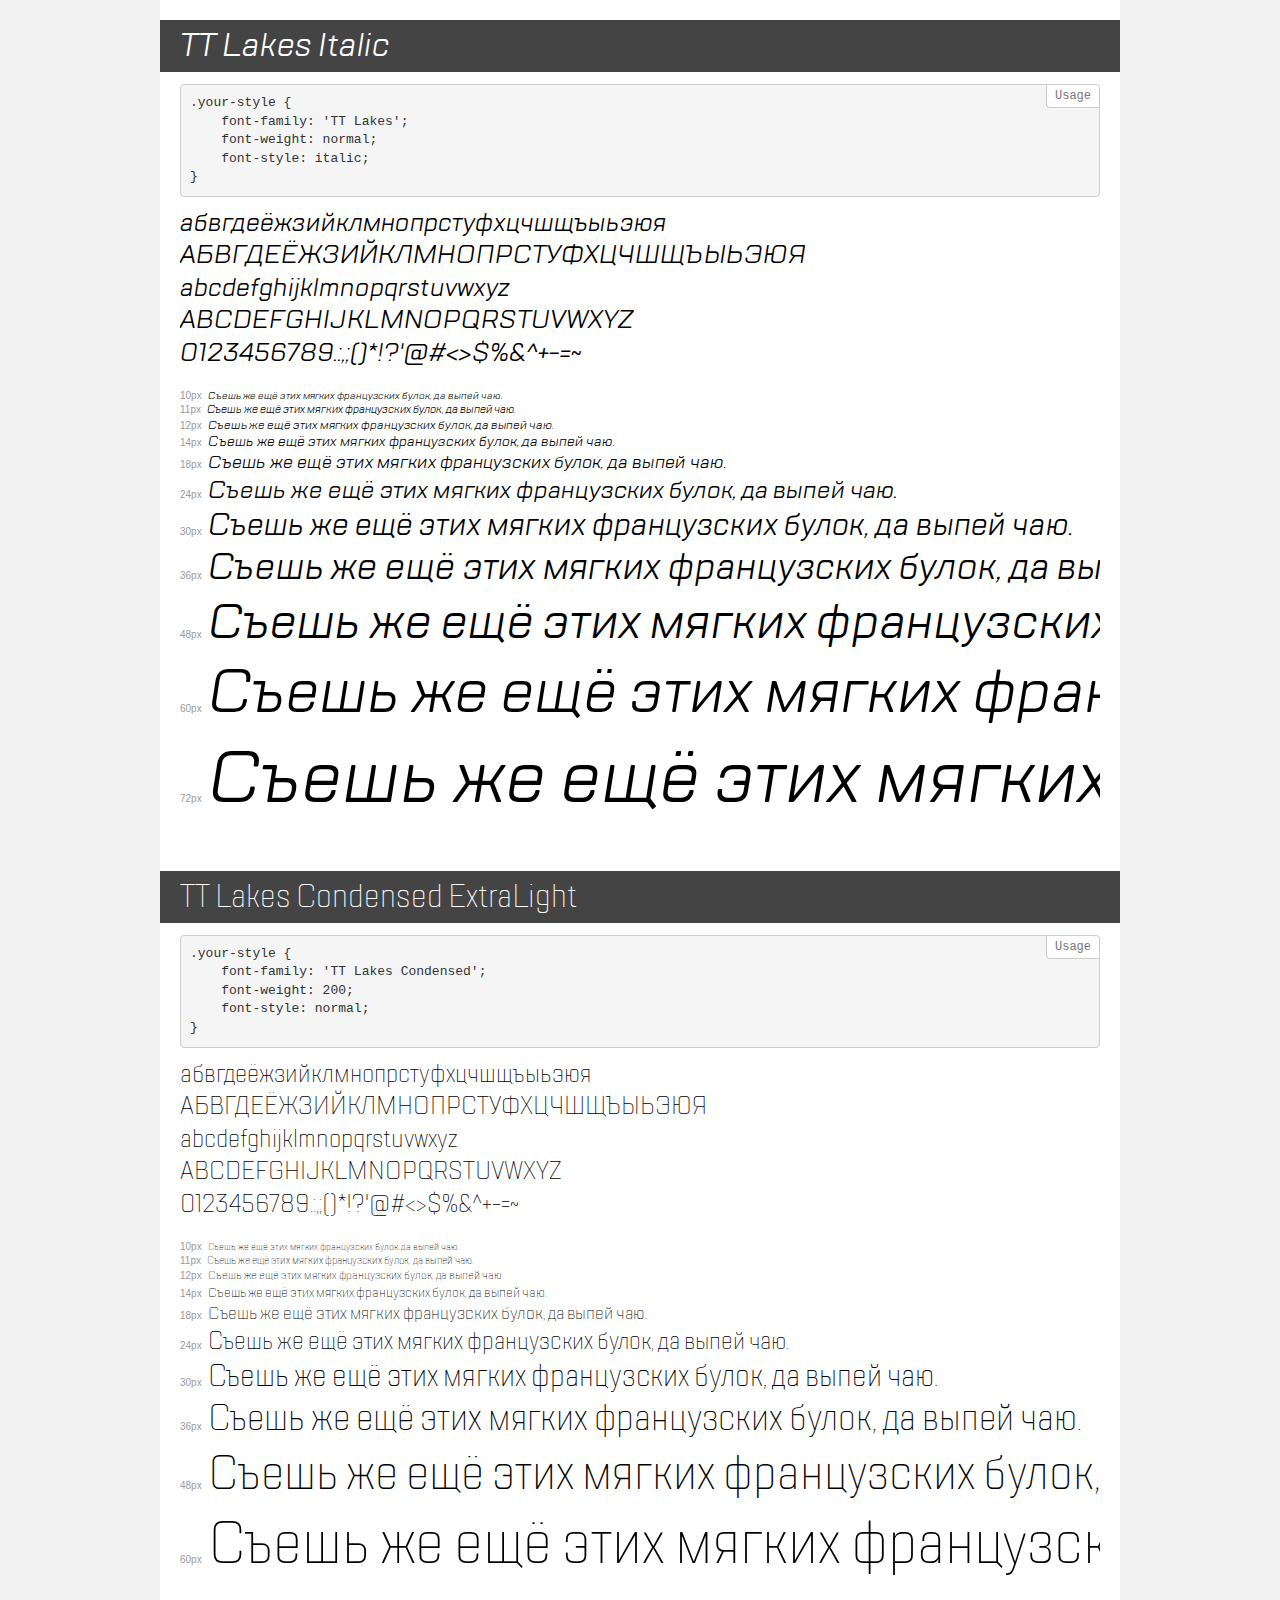
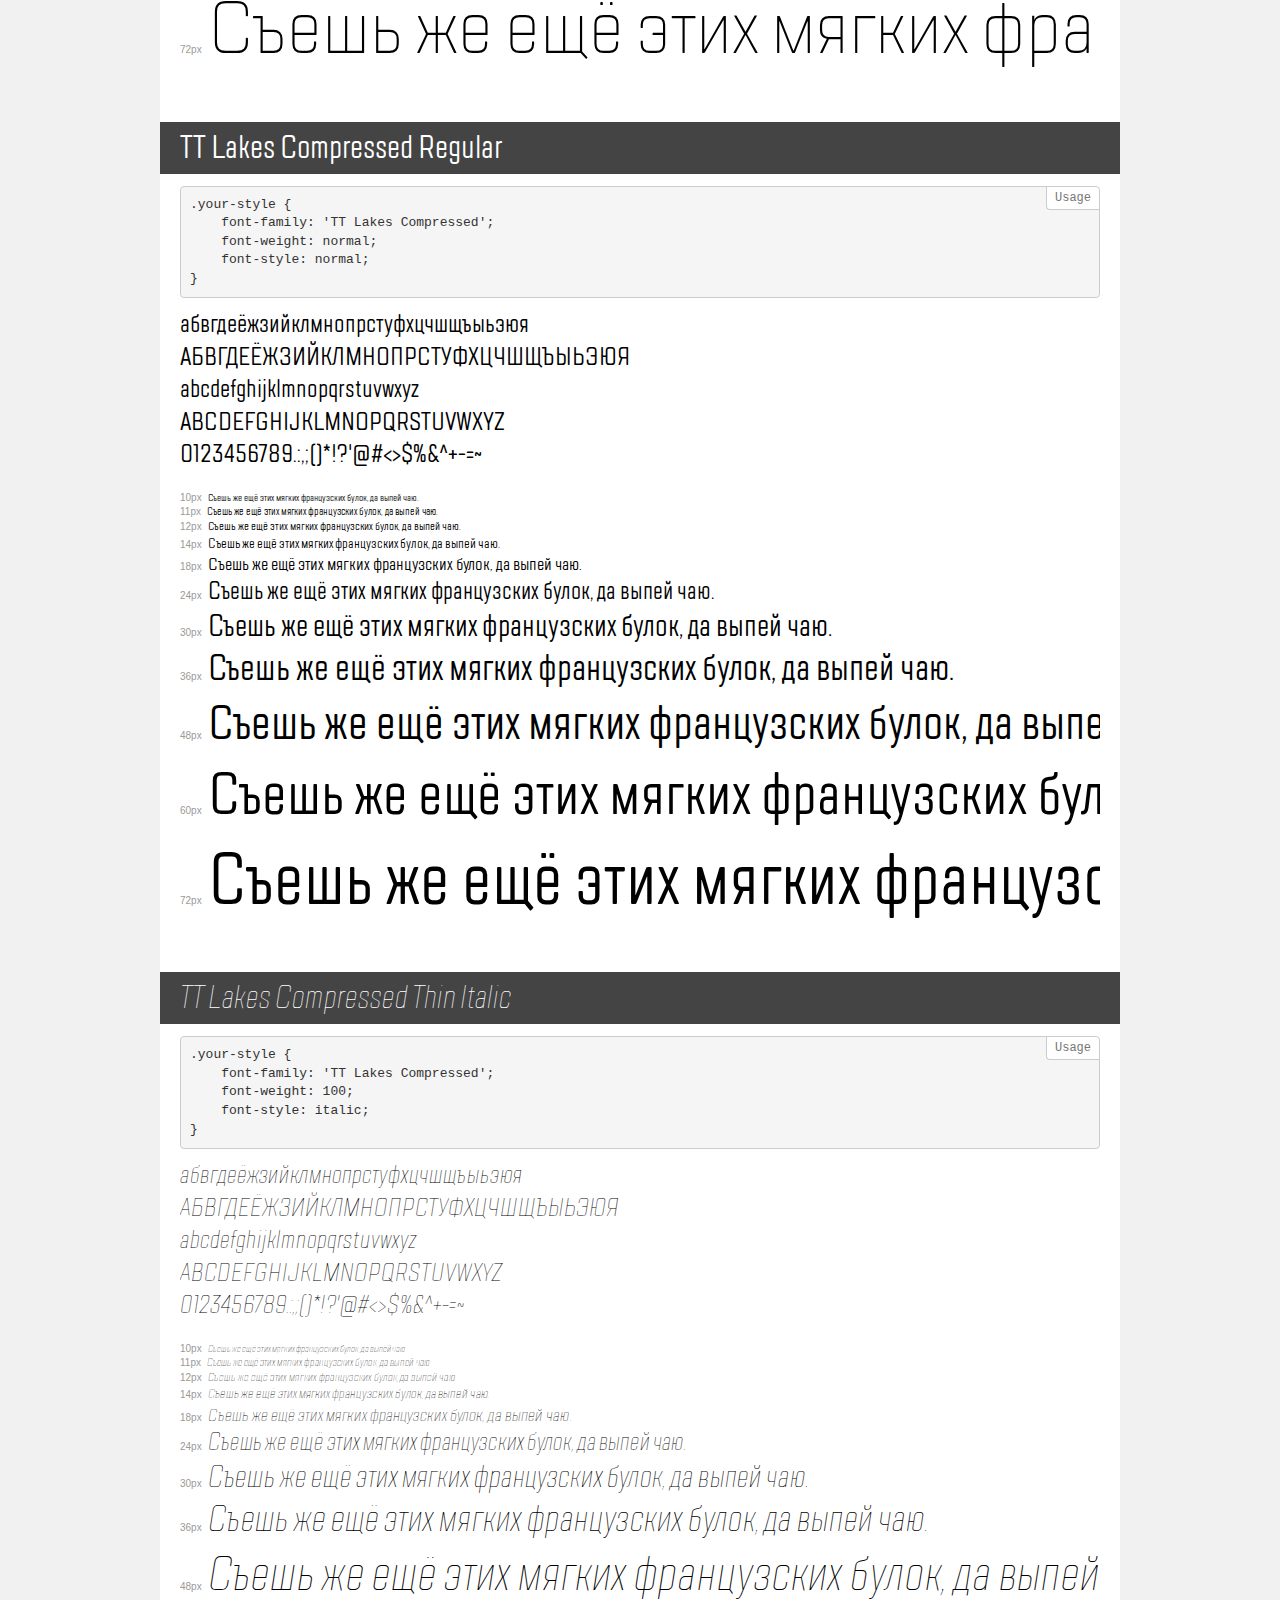
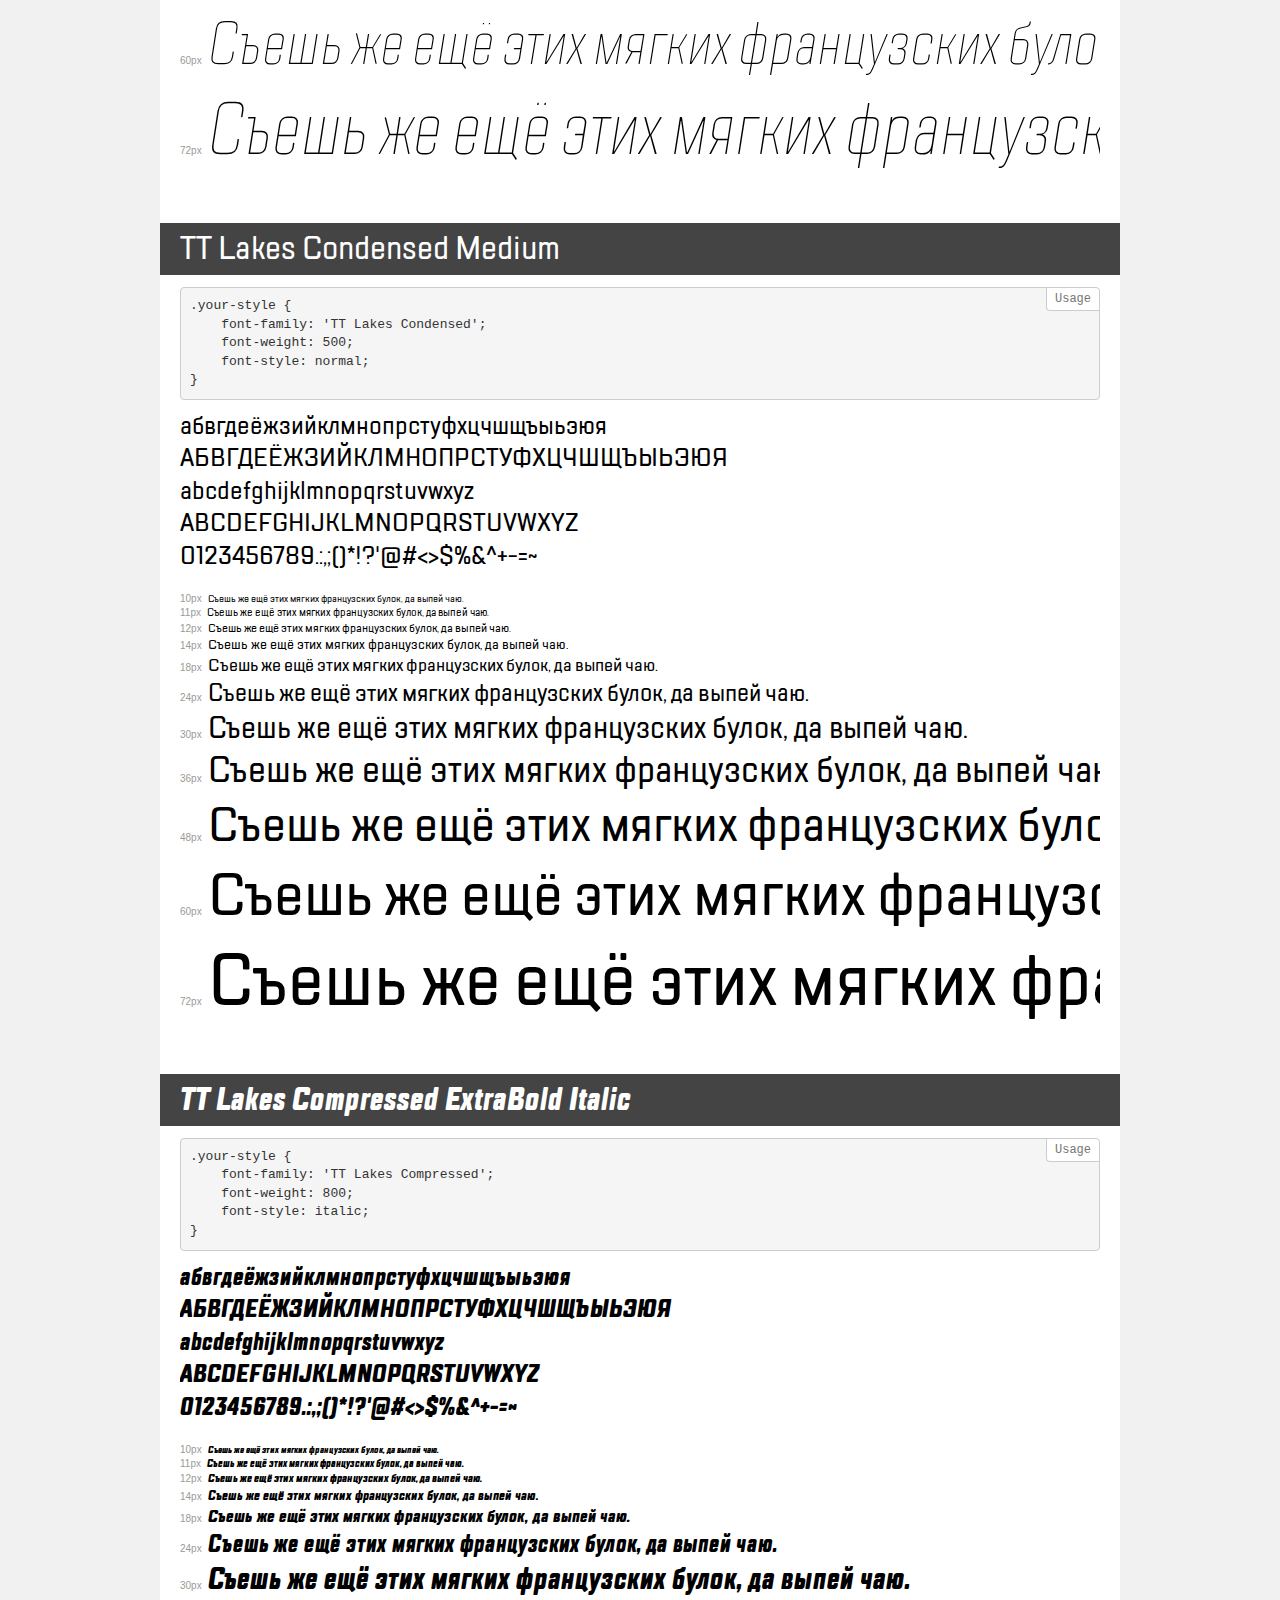
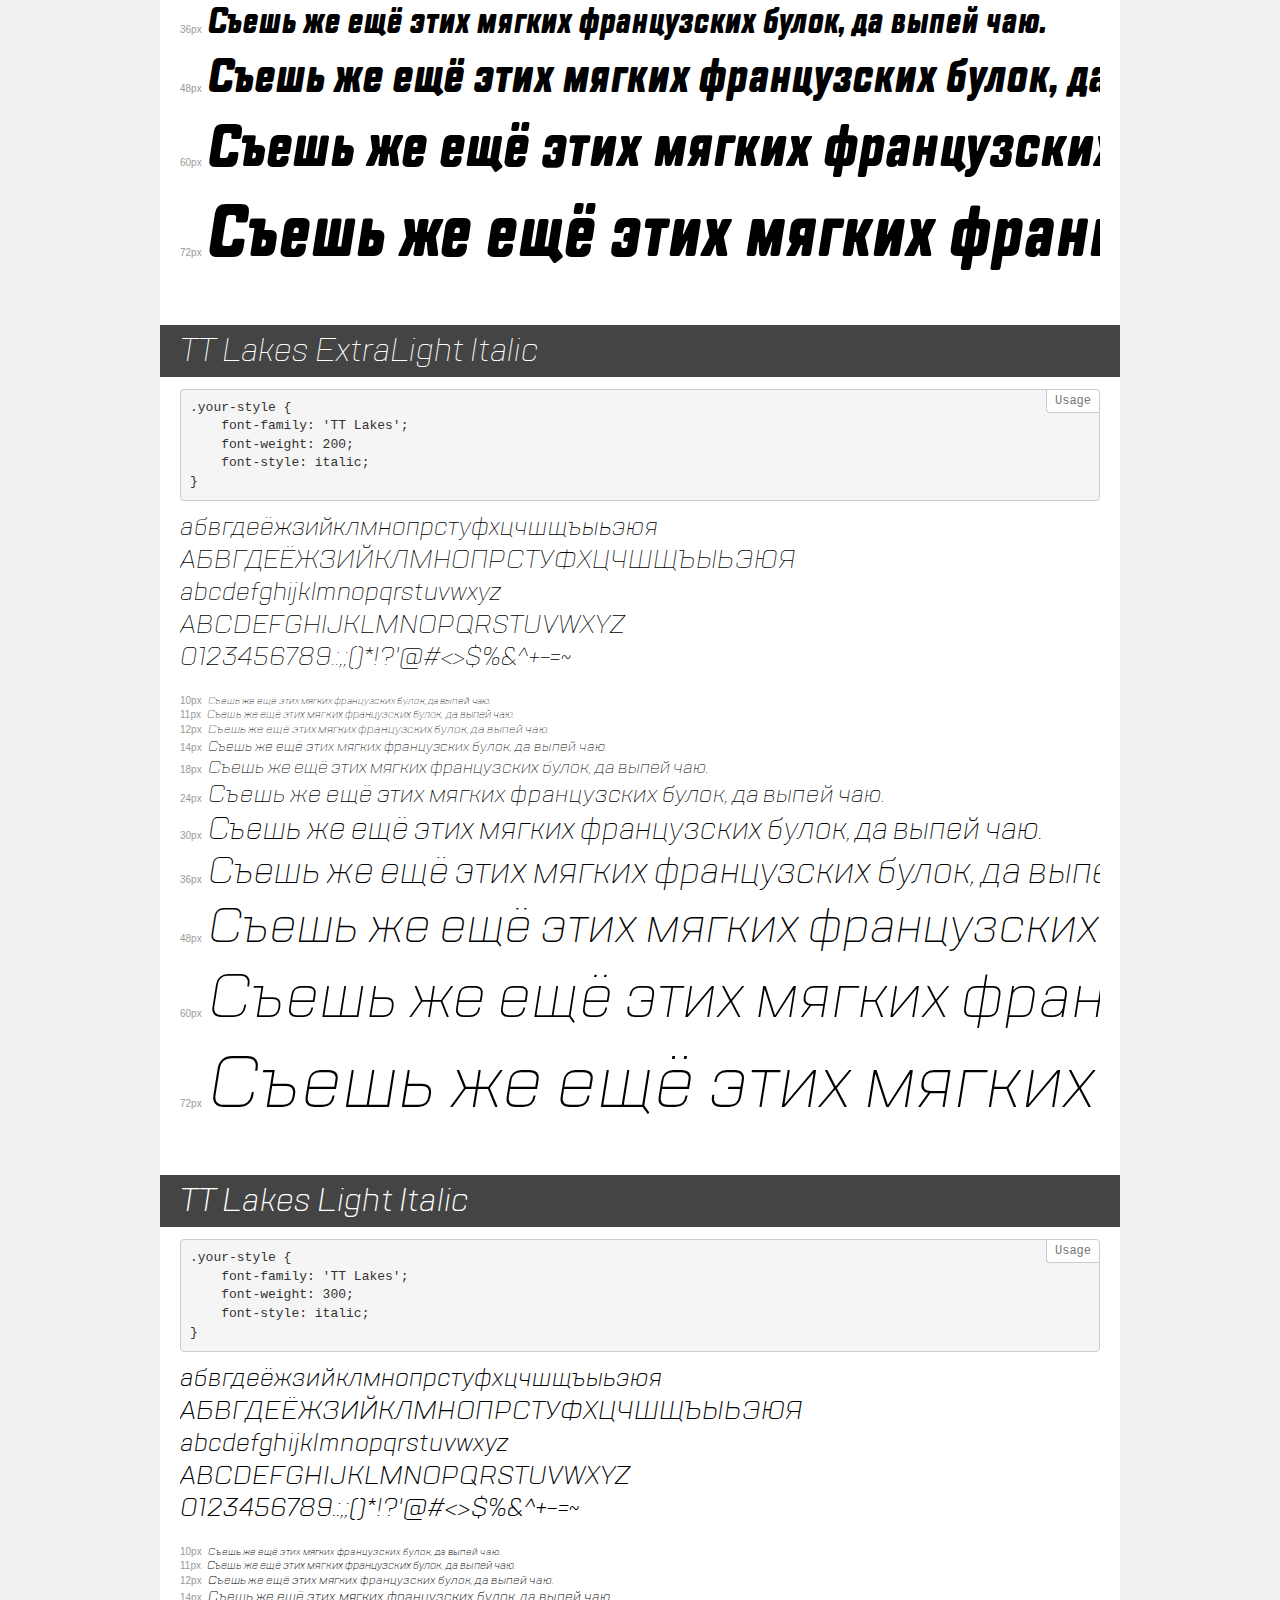
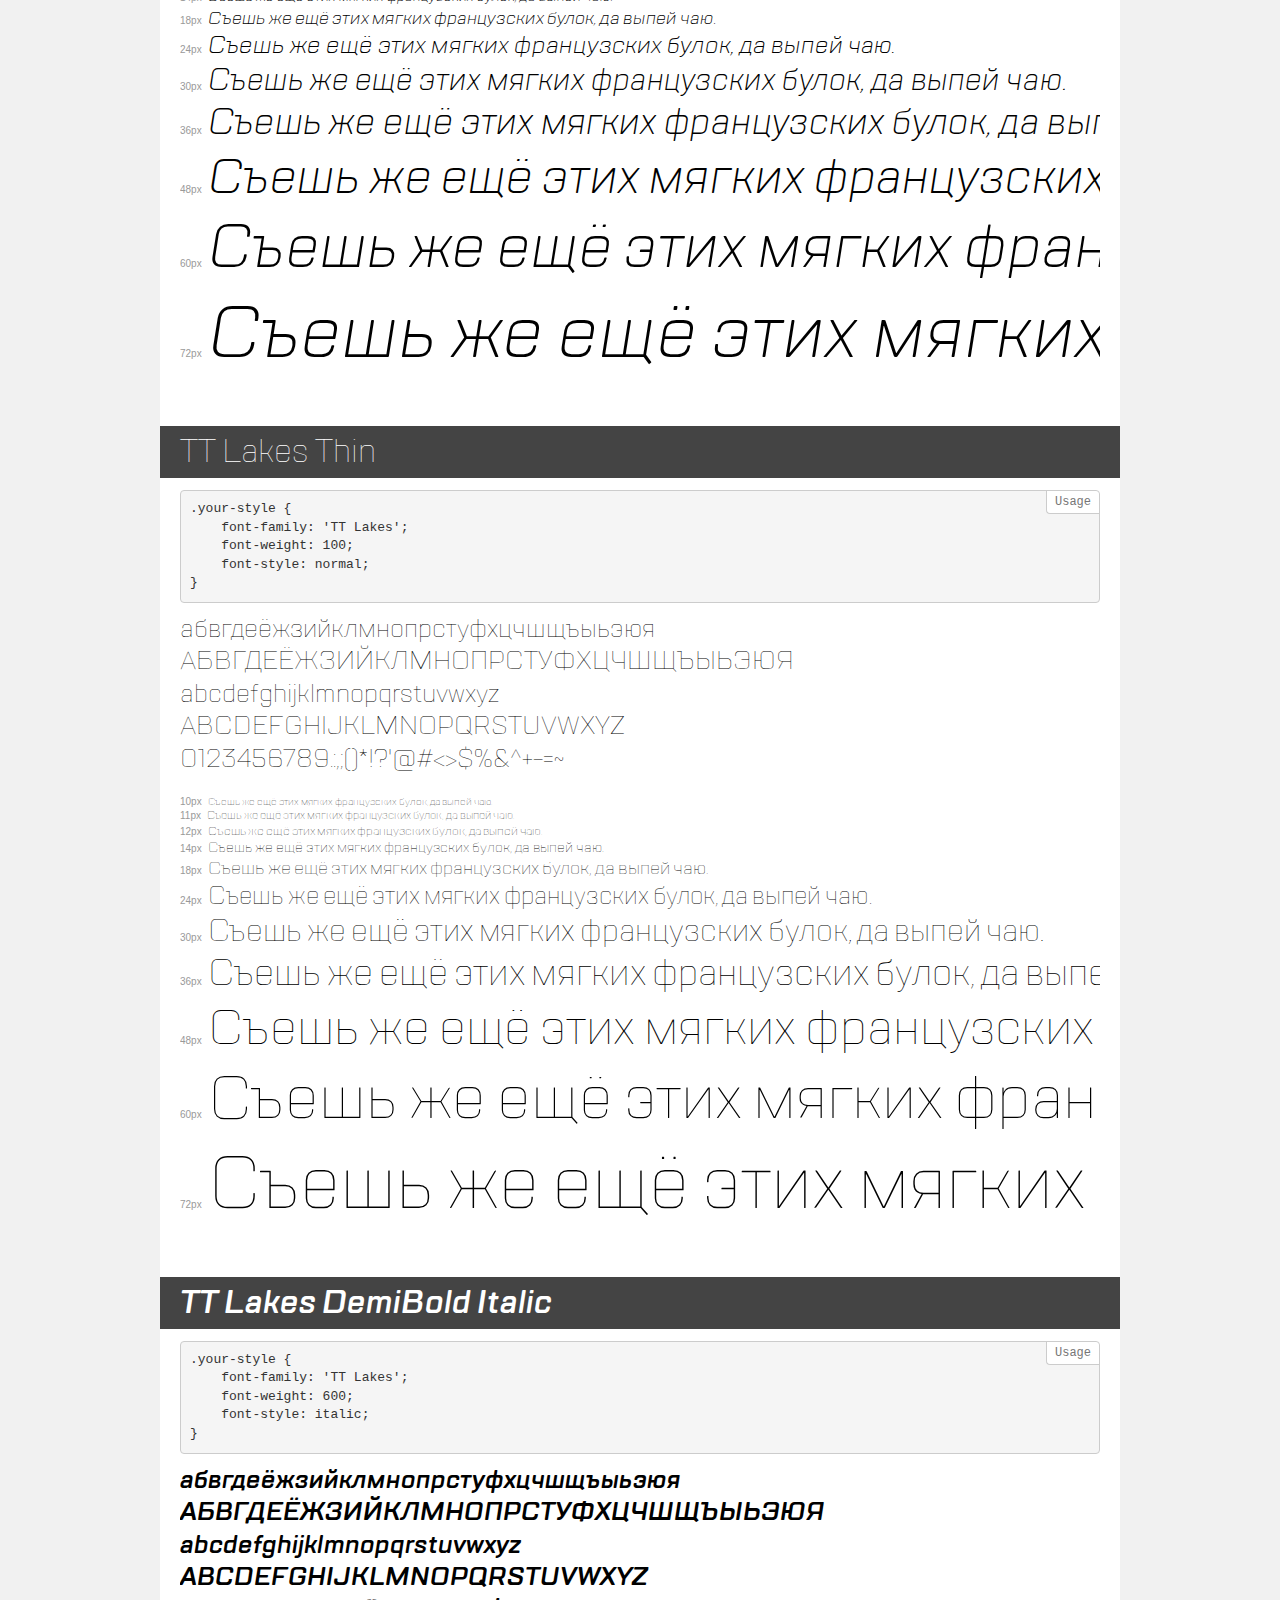
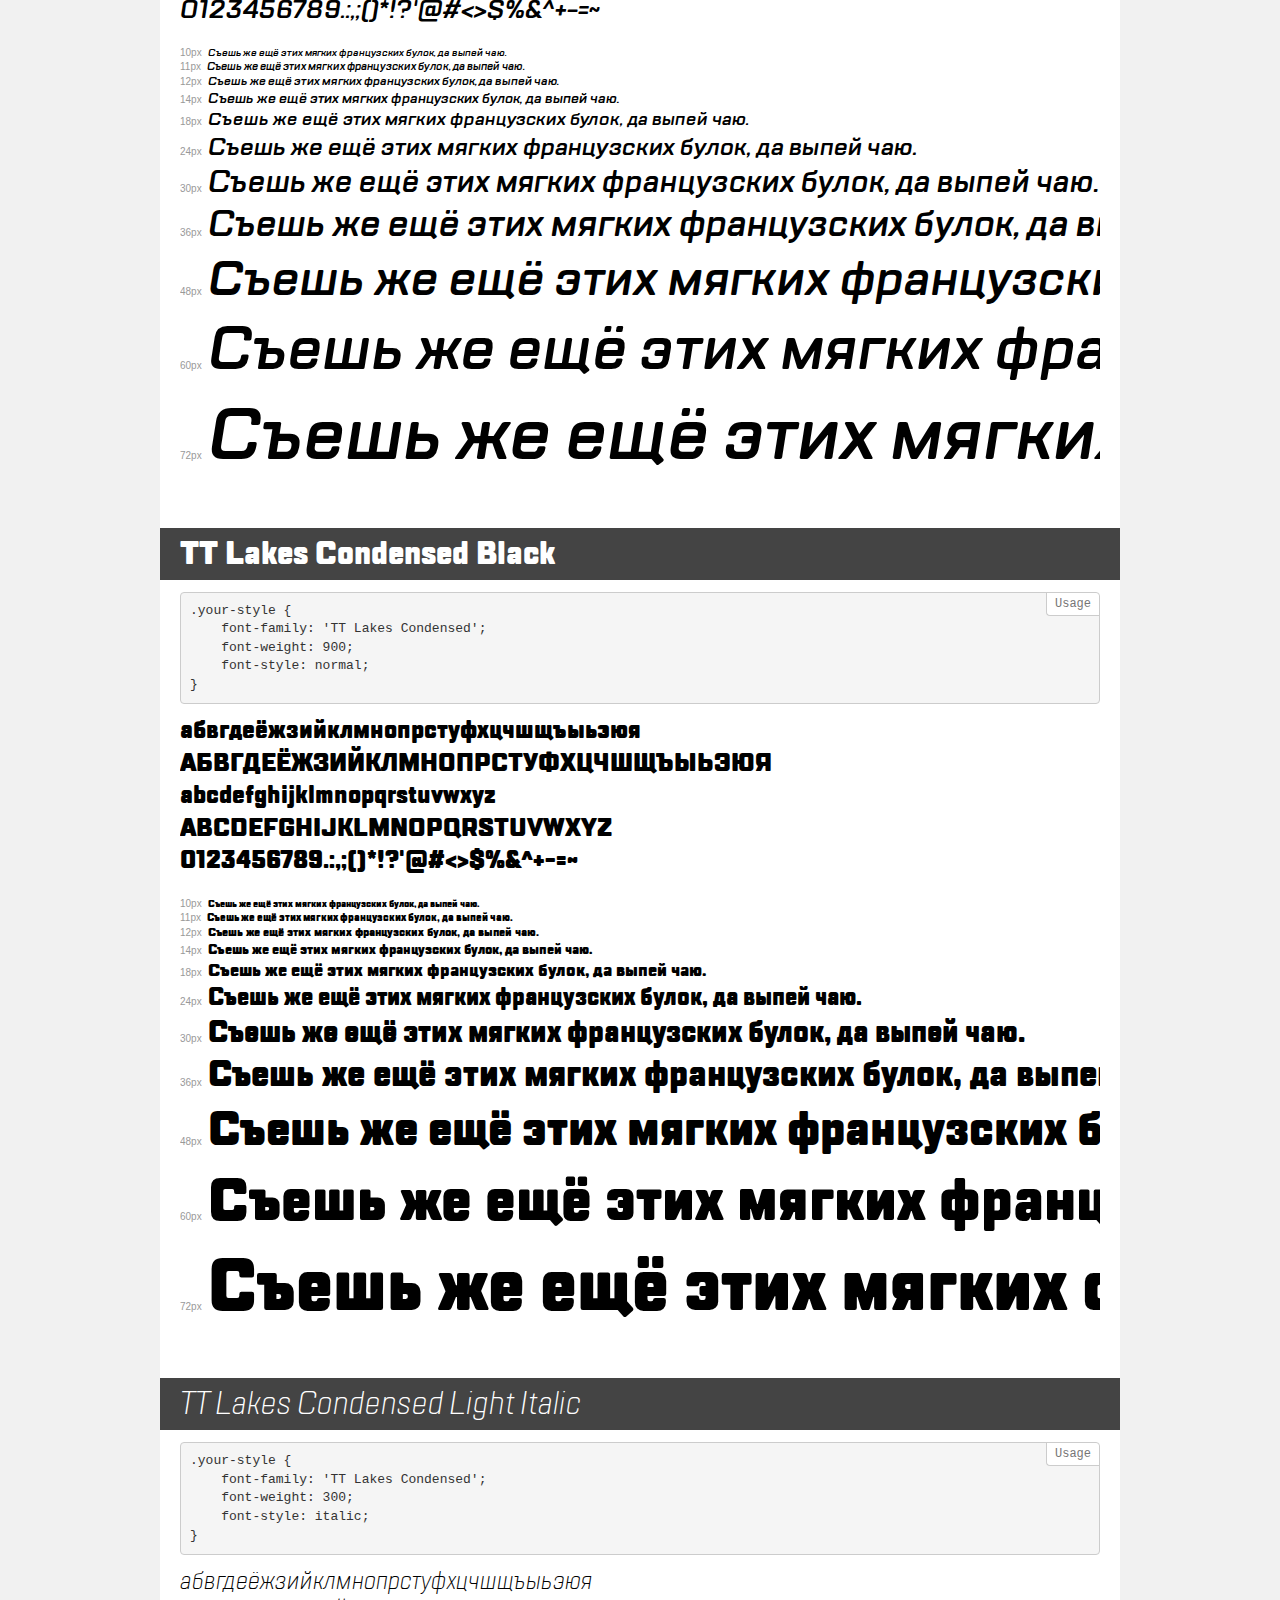
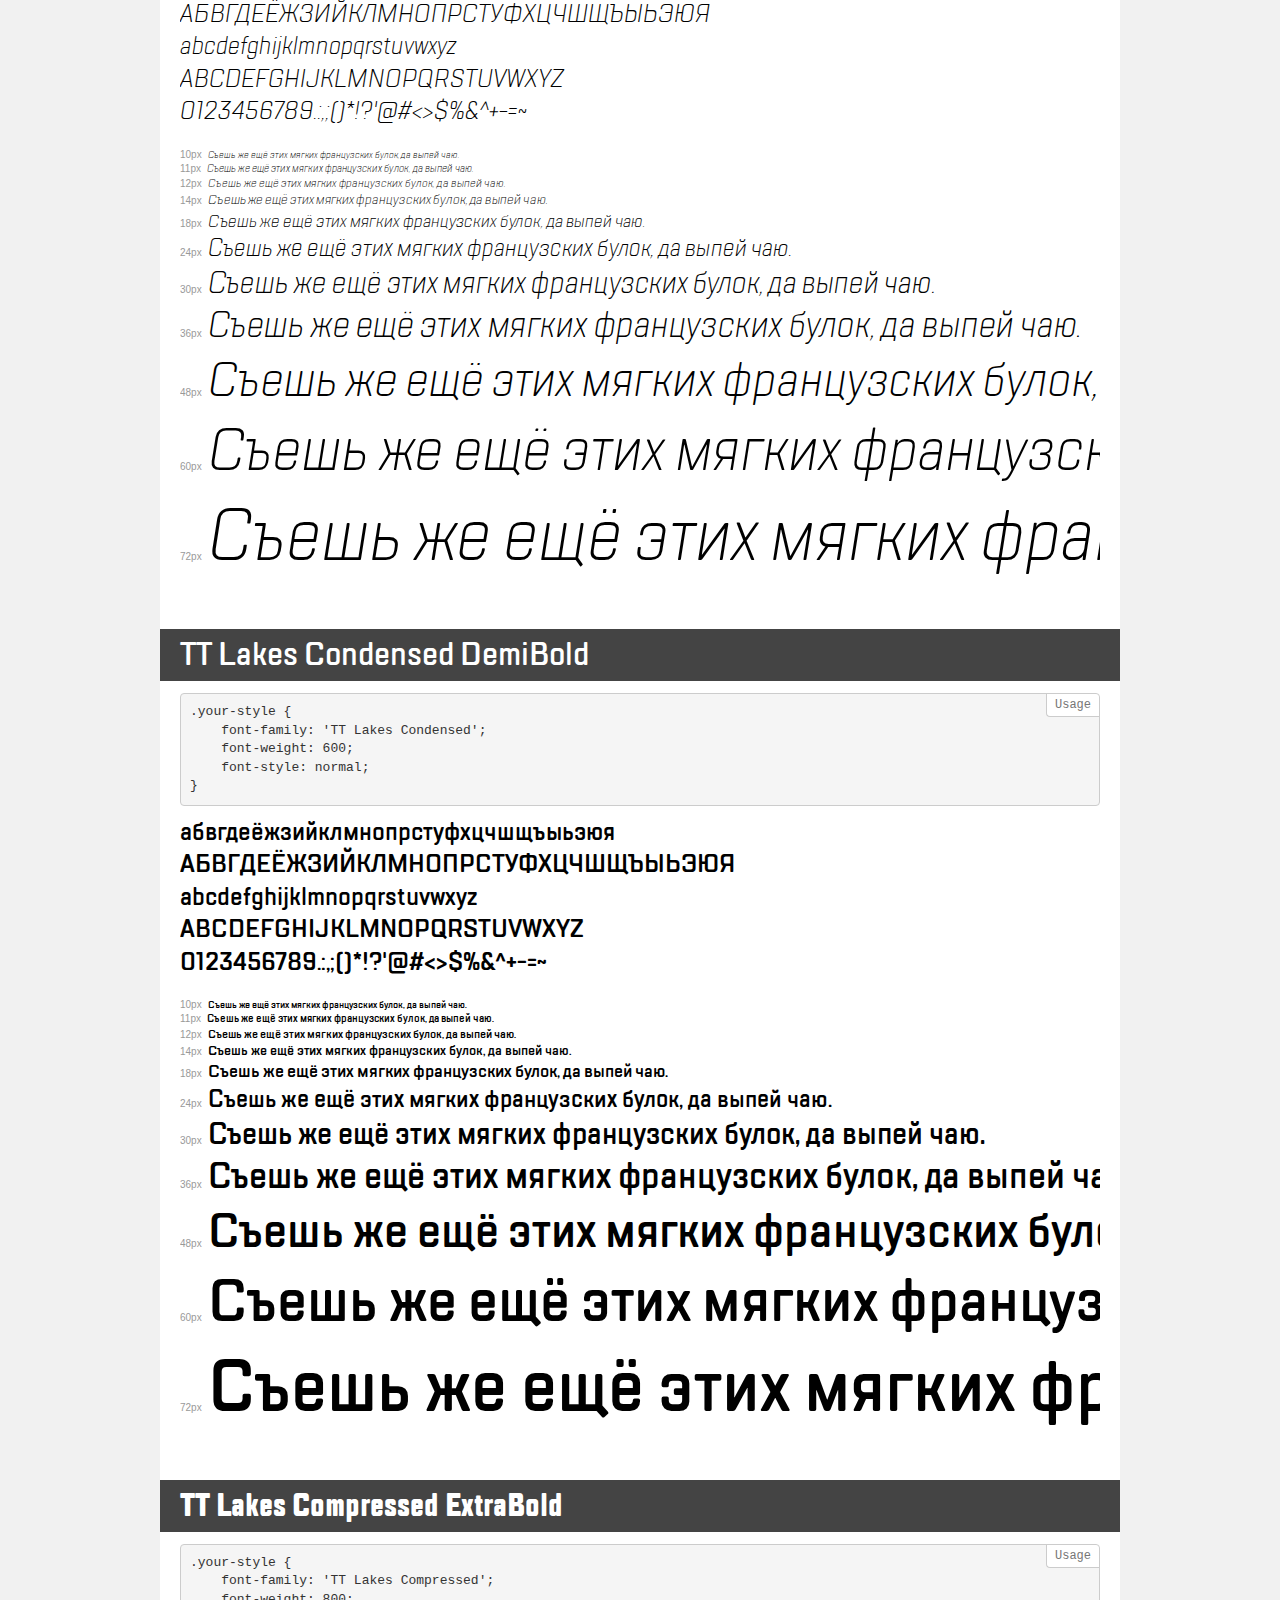
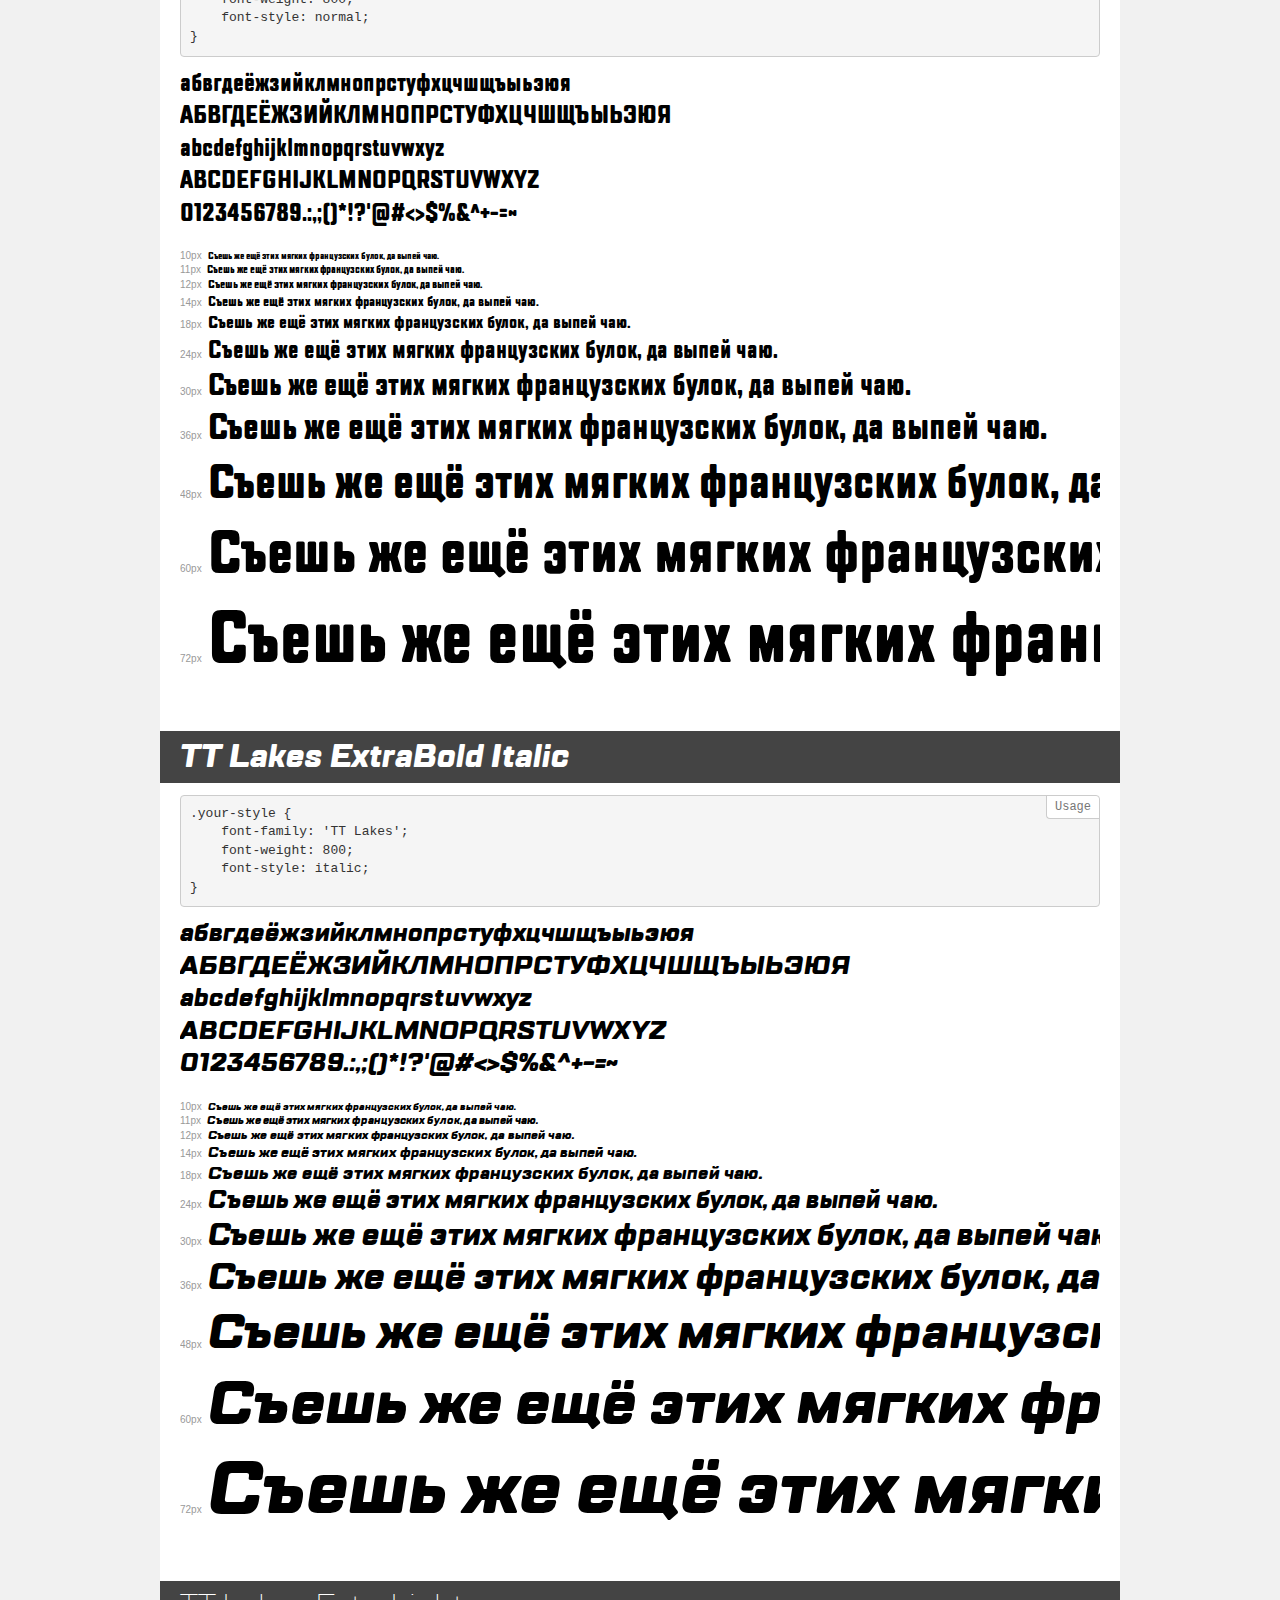
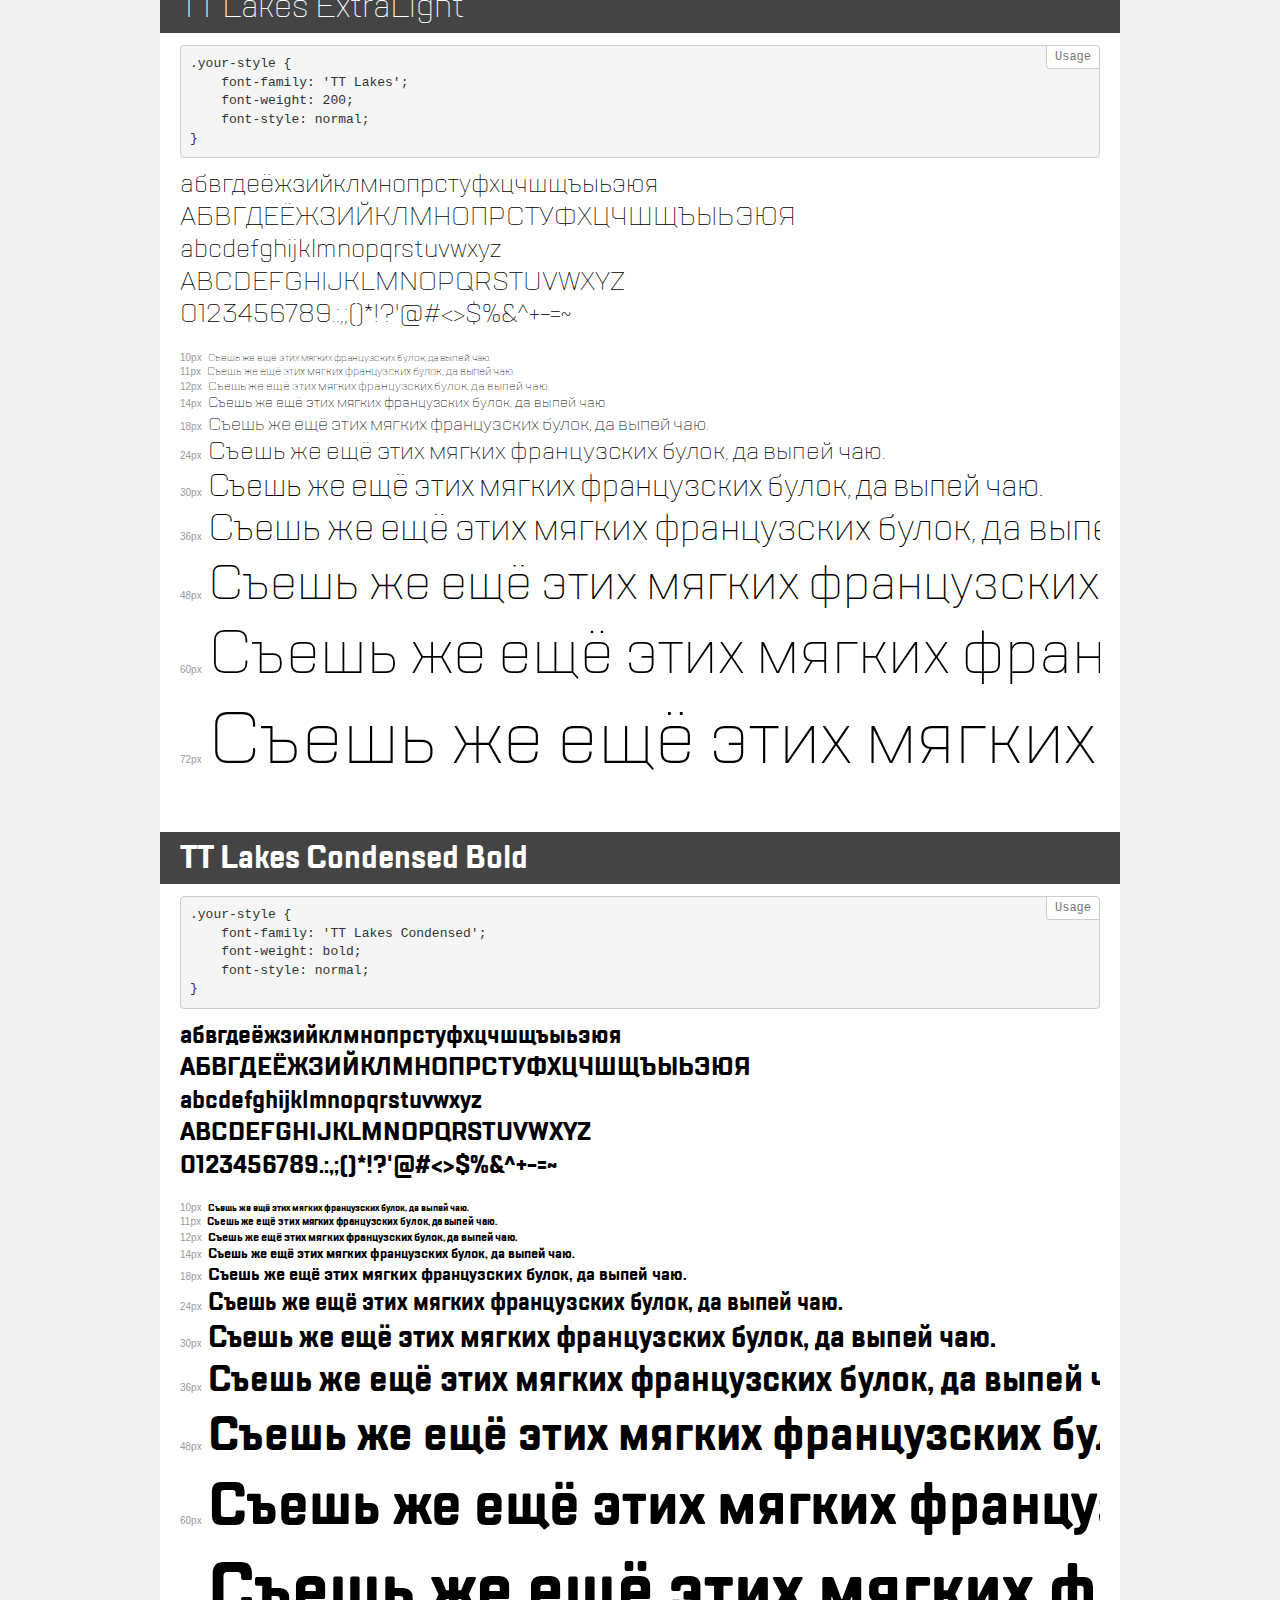
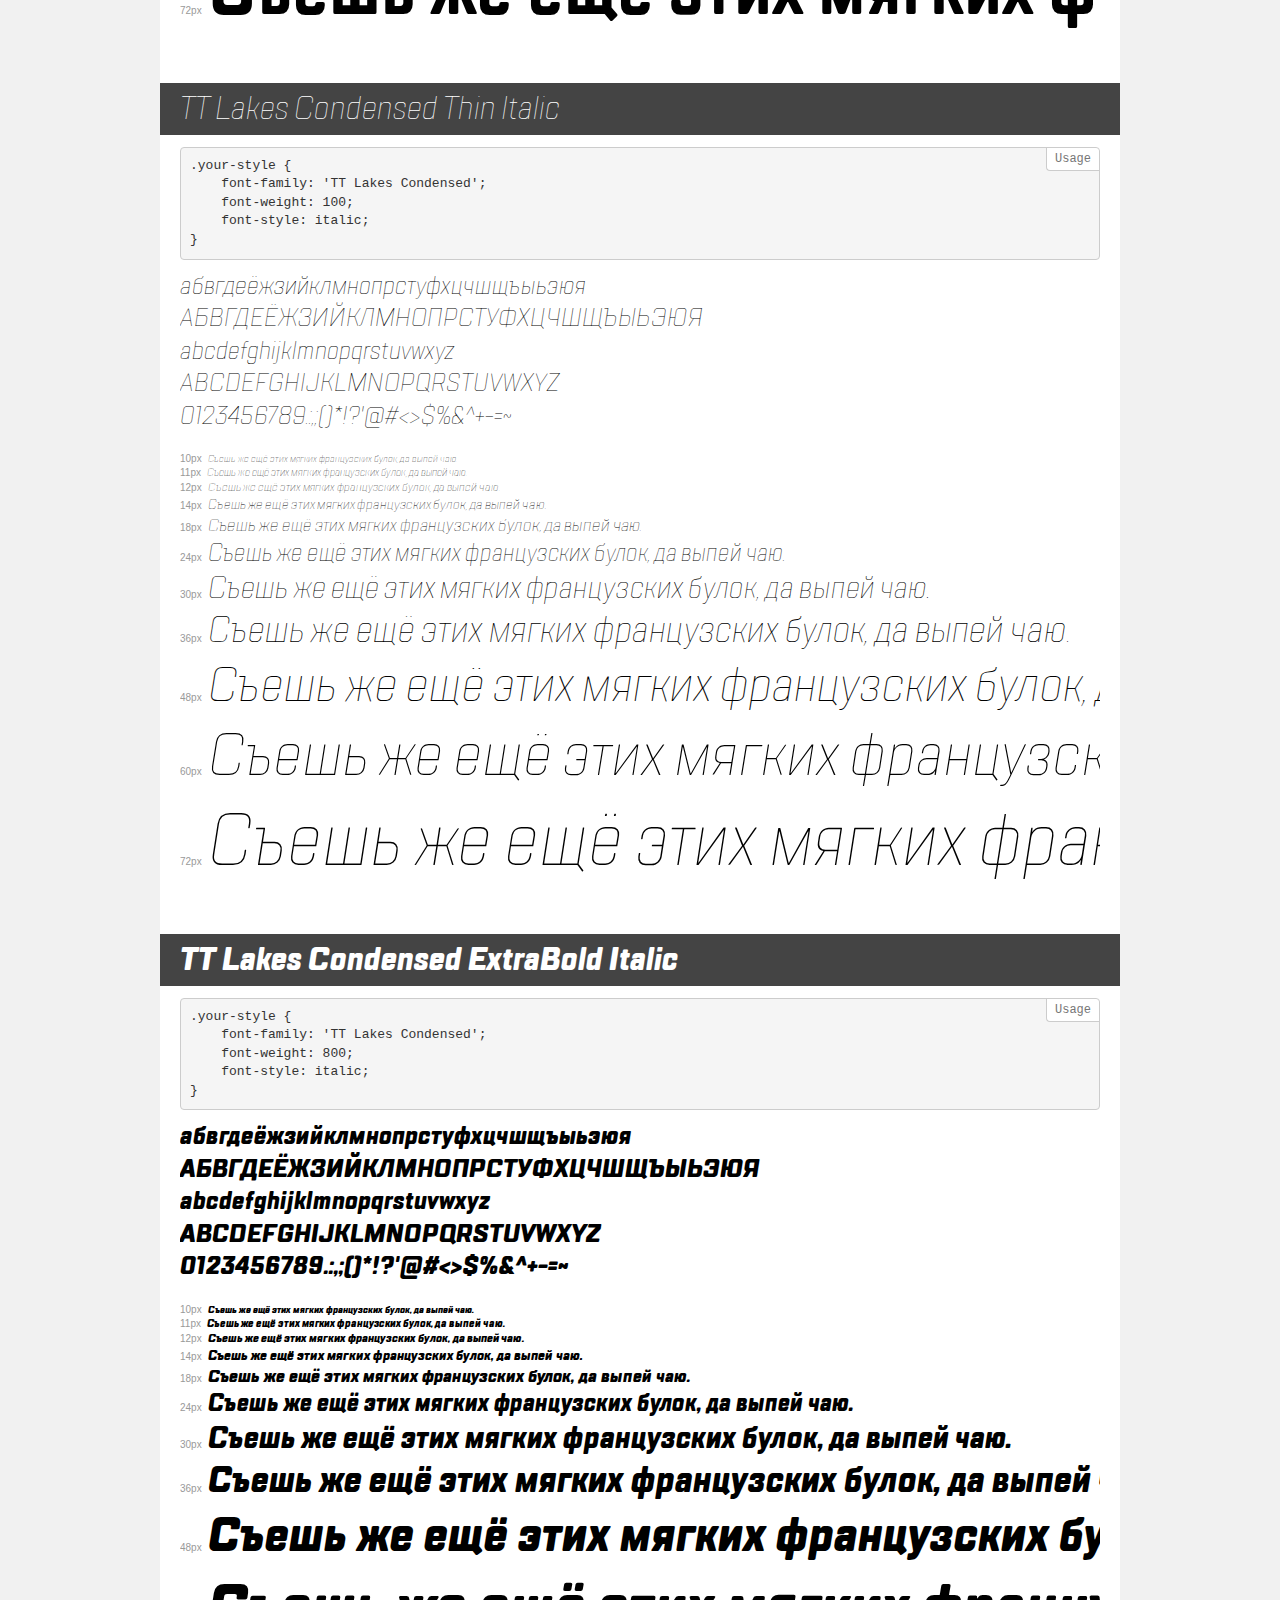
<file: finalProject/src/fonts/demo.html>
<!DOCTYPE html>
<html>
<head>
    <meta charset="utf-8">
    <meta http-equiv="X-UA-Compatible" content="IE=edge">
    <meta name="viewport" content="width=device-width, initial-scale=1">
    <meta name="robots" content="noindex, noarchive">
    <meta name="format-detection" content="telephone=no">
    <title>Transfonter demo</title>
    <link href="stylesheet.css" rel="stylesheet">
    <style>
        /*
        http://meyerweb.com/eric/tools/css/reset/
        v2.0 | 20110126
        License: none (public domain)
        */
        html, body, div, span, applet, object, iframe,
        h1, h2, h3, h4, h5, h6, p, blockquote, pre,
        a, abbr, acronym, address, big, cite, code,
        del, dfn, em, img, ins, kbd, q, s, samp,
        small, strike, strong, sub, sup, tt, var,
        b, u, i, center,
        dl, dt, dd, ol, ul, li,
        fieldset, form, label, legend,
        table, caption, tbody, tfoot, thead, tr, th, td,
        article, aside, canvas, details, embed,
        figure, figcaption, footer, header, hgroup,
        menu, nav, output, ruby, section, summary,
        time, mark, audio, video {
            margin: 0;
            padding: 0;
            border: 0;
            font-size: 100%;
            font: inherit;
            vertical-align: baseline;
        }
        /* HTML5 display-role reset for older browsers */
        article, aside, details, figcaption, figure,
        footer, header, hgroup, menu, nav, section {
            display: block;
        }
        body {
            line-height: 1;
        }
        ol, ul {
            list-style: none;
        }
        blockquote, q {
            quotes: none;
        }
        blockquote:before, blockquote:after,
        q:before, q:after {
            content: '';
            content: none;
        }
        table {
            border-collapse: collapse;
            border-spacing: 0;
        }
        /* common styles */
        body {
            background: #f1f1f1;
            color: #000;
        }
        .page {
            background: #fff;
            width: 920px;
            margin: 0 auto;
            padding: 20px 20px 0 20px;
            overflow: hidden;
        }
        .font-container {
            overflow-x: auto;
            overflow-y: hidden;
            margin-bottom: 40px;
            line-height: 1.3;
            white-space: nowrap;
            padding-bottom: 5px;
        }
        h1 {
            position: relative;
            background: #444;
            font-size: 32px;
            color: #fff;
            padding: 10px 20px;
            margin: 0 -20px 12px -20px;
        }
        .letters {
            font-size: 25px;
            margin-bottom: 20px;
        }
        .s10:before {
            content: '10px';
        }
        .s11:before {
            content: '11px';
        }
        .s12:before {
            content: '12px';
        }
        .s14:before {
            content: '14px';
        }
        .s18:before {
            content: '18px';
        }
        .s24:before {
            content: '24px';
        }
        .s30:before {
            content: '30px';
        }
        .s36:before {
            content: '36px';
        }
        .s48:before {
            content: '48px';
        }
        .s60:before {
            content: '60px';
        }
        .s72:before {
            content: '72px';
        }
        .s10:before, .s11:before, .s12:before, .s14:before,
        .s18:before, .s24:before, .s30:before, .s36:before,
        .s48:before, .s60:before, .s72:before {
            font-family: Arial, sans-serif;
            font-size: 10px;
            font-weight: normal;
            font-style: normal;
            color: #999;
            padding-right: 6px;
        }
        pre {
            display: block;
            position: relative;
            padding: 9px;
            margin: 0 0 10px;
            font-family: Monaco, Menlo, Consolas, "Courier New", monospace !important;
            font-size: 13px;
            line-height: 1.428571429;
            color: #333;
            font-weight: normal !important;
            font-style: normal !important;
            background-color: #f5f5f5;
            border: 1px solid #ccc;
            overflow-x: auto;
            border-radius: 4px;
        }
        pre:after {
            display: block;
            position: absolute;
            right: 0;
            top: 0;
            content: 'Usage';
            line-height: 1;
            padding: 5px 8px;
            font-size: 12px;
            color: #767676;
            background-color: #fff;
            border: 1px solid #ccc;
            border-right: none;
            border-top: none;
            border-radius: 0 4px 0 4px;
            z-index: 10;
        }
        /* responsive */
        @media (max-width: 959px) {
            .page {
                width: auto;
                margin: 0;
            }
        }
    </style>
</head>
<body>
<div class="page">
    <div class="demo" style="font-family: 'TT Lakes'; font-weight: normal; font-style: italic;">
        <h1>TT Lakes Italic</h1>
        <pre>.your-style {
    font-family: 'TT Lakes';
    font-weight: normal;
    font-style: italic;
}</pre>
        <div class="font-container">
            <p class="letters">
                абвгдеёжзийклмнопрстуфхцчшщъыьэюя<br>
АБВГДЕЁЖЗИЙКЛМНОПРСТУФХЦЧШЩЪЫЬЭЮЯ<br>
abcdefghijklmnopqrstuvwxyz<br>
ABCDEFGHIJKLMNOPQRSTUVWXYZ<br>
                0123456789.:,;()*!?'@#<>$%&^+-=~
            </p>
            <p class="s10" style="font-size: 10px;">Съешь же ещё этих мягких французских булок, да выпей чаю.</p>
            <p class="s11" style="font-size: 11px;">Съешь же ещё этих мягких французских булок, да выпей чаю.</p>
            <p class="s12" style="font-size: 12px;">Съешь же ещё этих мягких французских булок, да выпей чаю.</p>
            <p class="s14" style="font-size: 14px;">Съешь же ещё этих мягких французских булок, да выпей чаю.</p>
            <p class="s18" style="font-size: 18px;">Съешь же ещё этих мягких французских булок, да выпей чаю.</p>
            <p class="s24" style="font-size: 24px;">Съешь же ещё этих мягких французских булок, да выпей чаю.</p>
            <p class="s30" style="font-size: 30px;">Съешь же ещё этих мягких французских булок, да выпей чаю.</p>
            <p class="s36" style="font-size: 36px;">Съешь же ещё этих мягких французских булок, да выпей чаю.</p>
            <p class="s48" style="font-size: 48px;">Съешь же ещё этих мягких французских булок, да выпей чаю.</p>
            <p class="s60" style="font-size: 60px;">Съешь же ещё этих мягких французских булок, да выпей чаю.</p>
            <p class="s72" style="font-size: 72px;">Съешь же ещё этих мягких французских булок, да выпей чаю.</p>
        </div>
    </div>
    <div class="demo" style="font-family: 'TT Lakes Condensed'; font-weight: 200; font-style: normal;">
        <h1>TT Lakes Condensed ExtraLight</h1>
        <pre>.your-style {
    font-family: 'TT Lakes Condensed';
    font-weight: 200;
    font-style: normal;
}</pre>
        <div class="font-container">
            <p class="letters">
                абвгдеёжзийклмнопрстуфхцчшщъыьэюя<br>
АБВГДЕЁЖЗИЙКЛМНОПРСТУФХЦЧШЩЪЫЬЭЮЯ<br>
abcdefghijklmnopqrstuvwxyz<br>
ABCDEFGHIJKLMNOPQRSTUVWXYZ<br>
                0123456789.:,;()*!?'@#<>$%&^+-=~
            </p>
            <p class="s10" style="font-size: 10px;">Съешь же ещё этих мягких французских булок, да выпей чаю.</p>
            <p class="s11" style="font-size: 11px;">Съешь же ещё этих мягких французских булок, да выпей чаю.</p>
            <p class="s12" style="font-size: 12px;">Съешь же ещё этих мягких французских булок, да выпей чаю.</p>
            <p class="s14" style="font-size: 14px;">Съешь же ещё этих мягких французских булок, да выпей чаю.</p>
            <p class="s18" style="font-size: 18px;">Съешь же ещё этих мягких французских булок, да выпей чаю.</p>
            <p class="s24" style="font-size: 24px;">Съешь же ещё этих мягких французских булок, да выпей чаю.</p>
            <p class="s30" style="font-size: 30px;">Съешь же ещё этих мягких французских булок, да выпей чаю.</p>
            <p class="s36" style="font-size: 36px;">Съешь же ещё этих мягких французских булок, да выпей чаю.</p>
            <p class="s48" style="font-size: 48px;">Съешь же ещё этих мягких французских булок, да выпей чаю.</p>
            <p class="s60" style="font-size: 60px;">Съешь же ещё этих мягких французских булок, да выпей чаю.</p>
            <p class="s72" style="font-size: 72px;">Съешь же ещё этих мягких французских булок, да выпей чаю.</p>
        </div>
    </div>
    <div class="demo" style="font-family: 'TT Lakes Compressed'; font-weight: normal; font-style: normal;">
        <h1>TT Lakes Compressed Regular</h1>
        <pre>.your-style {
    font-family: 'TT Lakes Compressed';
    font-weight: normal;
    font-style: normal;
}</pre>
        <div class="font-container">
            <p class="letters">
                абвгдеёжзийклмнопрстуфхцчшщъыьэюя<br>
АБВГДЕЁЖЗИЙКЛМНОПРСТУФХЦЧШЩЪЫЬЭЮЯ<br>
abcdefghijklmnopqrstuvwxyz<br>
ABCDEFGHIJKLMNOPQRSTUVWXYZ<br>
                0123456789.:,;()*!?'@#<>$%&^+-=~
            </p>
            <p class="s10" style="font-size: 10px;">Съешь же ещё этих мягких французских булок, да выпей чаю.</p>
            <p class="s11" style="font-size: 11px;">Съешь же ещё этих мягких французских булок, да выпей чаю.</p>
            <p class="s12" style="font-size: 12px;">Съешь же ещё этих мягких французских булок, да выпей чаю.</p>
            <p class="s14" style="font-size: 14px;">Съешь же ещё этих мягких французских булок, да выпей чаю.</p>
            <p class="s18" style="font-size: 18px;">Съешь же ещё этих мягких французских булок, да выпей чаю.</p>
            <p class="s24" style="font-size: 24px;">Съешь же ещё этих мягких французских булок, да выпей чаю.</p>
            <p class="s30" style="font-size: 30px;">Съешь же ещё этих мягких французских булок, да выпей чаю.</p>
            <p class="s36" style="font-size: 36px;">Съешь же ещё этих мягких французских булок, да выпей чаю.</p>
            <p class="s48" style="font-size: 48px;">Съешь же ещё этих мягких французских булок, да выпей чаю.</p>
            <p class="s60" style="font-size: 60px;">Съешь же ещё этих мягких французских булок, да выпей чаю.</p>
            <p class="s72" style="font-size: 72px;">Съешь же ещё этих мягких французских булок, да выпей чаю.</p>
        </div>
    </div>
    <div class="demo" style="font-family: 'TT Lakes Compressed'; font-weight: 100; font-style: italic;">
        <h1>TT Lakes Compressed Thin Italic</h1>
        <pre>.your-style {
    font-family: 'TT Lakes Compressed';
    font-weight: 100;
    font-style: italic;
}</pre>
        <div class="font-container">
            <p class="letters">
                абвгдеёжзийклмнопрстуфхцчшщъыьэюя<br>
АБВГДЕЁЖЗИЙКЛМНОПРСТУФХЦЧШЩЪЫЬЭЮЯ<br>
abcdefghijklmnopqrstuvwxyz<br>
ABCDEFGHIJKLMNOPQRSTUVWXYZ<br>
                0123456789.:,;()*!?'@#<>$%&^+-=~
            </p>
            <p class="s10" style="font-size: 10px;">Съешь же ещё этих мягких французских булок, да выпей чаю.</p>
            <p class="s11" style="font-size: 11px;">Съешь же ещё этих мягких французских булок, да выпей чаю.</p>
            <p class="s12" style="font-size: 12px;">Съешь же ещё этих мягких французских булок, да выпей чаю.</p>
            <p class="s14" style="font-size: 14px;">Съешь же ещё этих мягких французских булок, да выпей чаю.</p>
            <p class="s18" style="font-size: 18px;">Съешь же ещё этих мягких французских булок, да выпей чаю.</p>
            <p class="s24" style="font-size: 24px;">Съешь же ещё этих мягких французских булок, да выпей чаю.</p>
            <p class="s30" style="font-size: 30px;">Съешь же ещё этих мягких французских булок, да выпей чаю.</p>
            <p class="s36" style="font-size: 36px;">Съешь же ещё этих мягких французских булок, да выпей чаю.</p>
            <p class="s48" style="font-size: 48px;">Съешь же ещё этих мягких французских булок, да выпей чаю.</p>
            <p class="s60" style="font-size: 60px;">Съешь же ещё этих мягких французских булок, да выпей чаю.</p>
            <p class="s72" style="font-size: 72px;">Съешь же ещё этих мягких французских булок, да выпей чаю.</p>
        </div>
    </div>
    <div class="demo" style="font-family: 'TT Lakes Condensed'; font-weight: 500; font-style: normal;">
        <h1>TT Lakes Condensed Medium</h1>
        <pre>.your-style {
    font-family: 'TT Lakes Condensed';
    font-weight: 500;
    font-style: normal;
}</pre>
        <div class="font-container">
            <p class="letters">
                абвгдеёжзийклмнопрстуфхцчшщъыьэюя<br>
АБВГДЕЁЖЗИЙКЛМНОПРСТУФХЦЧШЩЪЫЬЭЮЯ<br>
abcdefghijklmnopqrstuvwxyz<br>
ABCDEFGHIJKLMNOPQRSTUVWXYZ<br>
                0123456789.:,;()*!?'@#<>$%&^+-=~
            </p>
            <p class="s10" style="font-size: 10px;">Съешь же ещё этих мягких французских булок, да выпей чаю.</p>
            <p class="s11" style="font-size: 11px;">Съешь же ещё этих мягких французских булок, да выпей чаю.</p>
            <p class="s12" style="font-size: 12px;">Съешь же ещё этих мягких французских булок, да выпей чаю.</p>
            <p class="s14" style="font-size: 14px;">Съешь же ещё этих мягких французских булок, да выпей чаю.</p>
            <p class="s18" style="font-size: 18px;">Съешь же ещё этих мягких французских булок, да выпей чаю.</p>
            <p class="s24" style="font-size: 24px;">Съешь же ещё этих мягких французских булок, да выпей чаю.</p>
            <p class="s30" style="font-size: 30px;">Съешь же ещё этих мягких французских булок, да выпей чаю.</p>
            <p class="s36" style="font-size: 36px;">Съешь же ещё этих мягких французских булок, да выпей чаю.</p>
            <p class="s48" style="font-size: 48px;">Съешь же ещё этих мягких французских булок, да выпей чаю.</p>
            <p class="s60" style="font-size: 60px;">Съешь же ещё этих мягких французских булок, да выпей чаю.</p>
            <p class="s72" style="font-size: 72px;">Съешь же ещё этих мягких французских булок, да выпей чаю.</p>
        </div>
    </div>
    <div class="demo" style="font-family: 'TT Lakes Compressed'; font-weight: 800; font-style: italic;">
        <h1>TT Lakes Compressed ExtraBold Italic</h1>
        <pre>.your-style {
    font-family: 'TT Lakes Compressed';
    font-weight: 800;
    font-style: italic;
}</pre>
        <div class="font-container">
            <p class="letters">
                абвгдеёжзийклмнопрстуфхцчшщъыьэюя<br>
АБВГДЕЁЖЗИЙКЛМНОПРСТУФХЦЧШЩЪЫЬЭЮЯ<br>
abcdefghijklmnopqrstuvwxyz<br>
ABCDEFGHIJKLMNOPQRSTUVWXYZ<br>
                0123456789.:,;()*!?'@#<>$%&^+-=~
            </p>
            <p class="s10" style="font-size: 10px;">Съешь же ещё этих мягких французских булок, да выпей чаю.</p>
            <p class="s11" style="font-size: 11px;">Съешь же ещё этих мягких французских булок, да выпей чаю.</p>
            <p class="s12" style="font-size: 12px;">Съешь же ещё этих мягких французских булок, да выпей чаю.</p>
            <p class="s14" style="font-size: 14px;">Съешь же ещё этих мягких французских булок, да выпей чаю.</p>
            <p class="s18" style="font-size: 18px;">Съешь же ещё этих мягких французских булок, да выпей чаю.</p>
            <p class="s24" style="font-size: 24px;">Съешь же ещё этих мягких французских булок, да выпей чаю.</p>
            <p class="s30" style="font-size: 30px;">Съешь же ещё этих мягких французских булок, да выпей чаю.</p>
            <p class="s36" style="font-size: 36px;">Съешь же ещё этих мягких французских булок, да выпей чаю.</p>
            <p class="s48" style="font-size: 48px;">Съешь же ещё этих мягких французских булок, да выпей чаю.</p>
            <p class="s60" style="font-size: 60px;">Съешь же ещё этих мягких французских булок, да выпей чаю.</p>
            <p class="s72" style="font-size: 72px;">Съешь же ещё этих мягких французских булок, да выпей чаю.</p>
        </div>
    </div>
    <div class="demo" style="font-family: 'TT Lakes'; font-weight: 200; font-style: italic;">
        <h1>TT Lakes ExtraLight Italic</h1>
        <pre>.your-style {
    font-family: 'TT Lakes';
    font-weight: 200;
    font-style: italic;
}</pre>
        <div class="font-container">
            <p class="letters">
                абвгдеёжзийклмнопрстуфхцчшщъыьэюя<br>
АБВГДЕЁЖЗИЙКЛМНОПРСТУФХЦЧШЩЪЫЬЭЮЯ<br>
abcdefghijklmnopqrstuvwxyz<br>
ABCDEFGHIJKLMNOPQRSTUVWXYZ<br>
                0123456789.:,;()*!?'@#<>$%&^+-=~
            </p>
            <p class="s10" style="font-size: 10px;">Съешь же ещё этих мягких французских булок, да выпей чаю.</p>
            <p class="s11" style="font-size: 11px;">Съешь же ещё этих мягких французских булок, да выпей чаю.</p>
            <p class="s12" style="font-size: 12px;">Съешь же ещё этих мягких французских булок, да выпей чаю.</p>
            <p class="s14" style="font-size: 14px;">Съешь же ещё этих мягких французских булок, да выпей чаю.</p>
            <p class="s18" style="font-size: 18px;">Съешь же ещё этих мягких французских булок, да выпей чаю.</p>
            <p class="s24" style="font-size: 24px;">Съешь же ещё этих мягких французских булок, да выпей чаю.</p>
            <p class="s30" style="font-size: 30px;">Съешь же ещё этих мягких французских булок, да выпей чаю.</p>
            <p class="s36" style="font-size: 36px;">Съешь же ещё этих мягких французских булок, да выпей чаю.</p>
            <p class="s48" style="font-size: 48px;">Съешь же ещё этих мягких французских булок, да выпей чаю.</p>
            <p class="s60" style="font-size: 60px;">Съешь же ещё этих мягких французских булок, да выпей чаю.</p>
            <p class="s72" style="font-size: 72px;">Съешь же ещё этих мягких французских булок, да выпей чаю.</p>
        </div>
    </div>
    <div class="demo" style="font-family: 'TT Lakes'; font-weight: 300; font-style: italic;">
        <h1>TT Lakes Light Italic</h1>
        <pre>.your-style {
    font-family: 'TT Lakes';
    font-weight: 300;
    font-style: italic;
}</pre>
        <div class="font-container">
            <p class="letters">
                абвгдеёжзийклмнопрстуфхцчшщъыьэюя<br>
АБВГДЕЁЖЗИЙКЛМНОПРСТУФХЦЧШЩЪЫЬЭЮЯ<br>
abcdefghijklmnopqrstuvwxyz<br>
ABCDEFGHIJKLMNOPQRSTUVWXYZ<br>
                0123456789.:,;()*!?'@#<>$%&^+-=~
            </p>
            <p class="s10" style="font-size: 10px;">Съешь же ещё этих мягких французских булок, да выпей чаю.</p>
            <p class="s11" style="font-size: 11px;">Съешь же ещё этих мягких французских булок, да выпей чаю.</p>
            <p class="s12" style="font-size: 12px;">Съешь же ещё этих мягких французских булок, да выпей чаю.</p>
            <p class="s14" style="font-size: 14px;">Съешь же ещё этих мягких французских булок, да выпей чаю.</p>
            <p class="s18" style="font-size: 18px;">Съешь же ещё этих мягких французских булок, да выпей чаю.</p>
            <p class="s24" style="font-size: 24px;">Съешь же ещё этих мягких французских булок, да выпей чаю.</p>
            <p class="s30" style="font-size: 30px;">Съешь же ещё этих мягких французских булок, да выпей чаю.</p>
            <p class="s36" style="font-size: 36px;">Съешь же ещё этих мягких французских булок, да выпей чаю.</p>
            <p class="s48" style="font-size: 48px;">Съешь же ещё этих мягких французских булок, да выпей чаю.</p>
            <p class="s60" style="font-size: 60px;">Съешь же ещё этих мягких французских булок, да выпей чаю.</p>
            <p class="s72" style="font-size: 72px;">Съешь же ещё этих мягких французских булок, да выпей чаю.</p>
        </div>
    </div>
    <div class="demo" style="font-family: 'TT Lakes'; font-weight: 100; font-style: normal;">
        <h1>TT Lakes Thin</h1>
        <pre>.your-style {
    font-family: 'TT Lakes';
    font-weight: 100;
    font-style: normal;
}</pre>
        <div class="font-container">
            <p class="letters">
                абвгдеёжзийклмнопрстуфхцчшщъыьэюя<br>
АБВГДЕЁЖЗИЙКЛМНОПРСТУФХЦЧШЩЪЫЬЭЮЯ<br>
abcdefghijklmnopqrstuvwxyz<br>
ABCDEFGHIJKLMNOPQRSTUVWXYZ<br>
                0123456789.:,;()*!?'@#<>$%&^+-=~
            </p>
            <p class="s10" style="font-size: 10px;">Съешь же ещё этих мягких французских булок, да выпей чаю.</p>
            <p class="s11" style="font-size: 11px;">Съешь же ещё этих мягких французских булок, да выпей чаю.</p>
            <p class="s12" style="font-size: 12px;">Съешь же ещё этих мягких французских булок, да выпей чаю.</p>
            <p class="s14" style="font-size: 14px;">Съешь же ещё этих мягких французских булок, да выпей чаю.</p>
            <p class="s18" style="font-size: 18px;">Съешь же ещё этих мягких французских булок, да выпей чаю.</p>
            <p class="s24" style="font-size: 24px;">Съешь же ещё этих мягких французских булок, да выпей чаю.</p>
            <p class="s30" style="font-size: 30px;">Съешь же ещё этих мягких французских булок, да выпей чаю.</p>
            <p class="s36" style="font-size: 36px;">Съешь же ещё этих мягких французских булок, да выпей чаю.</p>
            <p class="s48" style="font-size: 48px;">Съешь же ещё этих мягких французских булок, да выпей чаю.</p>
            <p class="s60" style="font-size: 60px;">Съешь же ещё этих мягких французских булок, да выпей чаю.</p>
            <p class="s72" style="font-size: 72px;">Съешь же ещё этих мягких французских булок, да выпей чаю.</p>
        </div>
    </div>
    <div class="demo" style="font-family: 'TT Lakes'; font-weight: 600; font-style: italic;">
        <h1>TT Lakes DemiBold Italic</h1>
        <pre>.your-style {
    font-family: 'TT Lakes';
    font-weight: 600;
    font-style: italic;
}</pre>
        <div class="font-container">
            <p class="letters">
                абвгдеёжзийклмнопрстуфхцчшщъыьэюя<br>
АБВГДЕЁЖЗИЙКЛМНОПРСТУФХЦЧШЩЪЫЬЭЮЯ<br>
abcdefghijklmnopqrstuvwxyz<br>
ABCDEFGHIJKLMNOPQRSTUVWXYZ<br>
                0123456789.:,;()*!?'@#<>$%&^+-=~
            </p>
            <p class="s10" style="font-size: 10px;">Съешь же ещё этих мягких французских булок, да выпей чаю.</p>
            <p class="s11" style="font-size: 11px;">Съешь же ещё этих мягких французских булок, да выпей чаю.</p>
            <p class="s12" style="font-size: 12px;">Съешь же ещё этих мягких французских булок, да выпей чаю.</p>
            <p class="s14" style="font-size: 14px;">Съешь же ещё этих мягких французских булок, да выпей чаю.</p>
            <p class="s18" style="font-size: 18px;">Съешь же ещё этих мягких французских булок, да выпей чаю.</p>
            <p class="s24" style="font-size: 24px;">Съешь же ещё этих мягких французских булок, да выпей чаю.</p>
            <p class="s30" style="font-size: 30px;">Съешь же ещё этих мягких французских булок, да выпей чаю.</p>
            <p class="s36" style="font-size: 36px;">Съешь же ещё этих мягких французских булок, да выпей чаю.</p>
            <p class="s48" style="font-size: 48px;">Съешь же ещё этих мягких французских булок, да выпей чаю.</p>
            <p class="s60" style="font-size: 60px;">Съешь же ещё этих мягких французских булок, да выпей чаю.</p>
            <p class="s72" style="font-size: 72px;">Съешь же ещё этих мягких французских булок, да выпей чаю.</p>
        </div>
    </div>
    <div class="demo" style="font-family: 'TT Lakes Condensed'; font-weight: 900; font-style: normal;">
        <h1>TT Lakes Condensed Black</h1>
        <pre>.your-style {
    font-family: 'TT Lakes Condensed';
    font-weight: 900;
    font-style: normal;
}</pre>
        <div class="font-container">
            <p class="letters">
                абвгдеёжзийклмнопрстуфхцчшщъыьэюя<br>
АБВГДЕЁЖЗИЙКЛМНОПРСТУФХЦЧШЩЪЫЬЭЮЯ<br>
abcdefghijklmnopqrstuvwxyz<br>
ABCDEFGHIJKLMNOPQRSTUVWXYZ<br>
                0123456789.:,;()*!?'@#<>$%&^+-=~
            </p>
            <p class="s10" style="font-size: 10px;">Съешь же ещё этих мягких французских булок, да выпей чаю.</p>
            <p class="s11" style="font-size: 11px;">Съешь же ещё этих мягких французских булок, да выпей чаю.</p>
            <p class="s12" style="font-size: 12px;">Съешь же ещё этих мягких французских булок, да выпей чаю.</p>
            <p class="s14" style="font-size: 14px;">Съешь же ещё этих мягких французских булок, да выпей чаю.</p>
            <p class="s18" style="font-size: 18px;">Съешь же ещё этих мягких французских булок, да выпей чаю.</p>
            <p class="s24" style="font-size: 24px;">Съешь же ещё этих мягких французских булок, да выпей чаю.</p>
            <p class="s30" style="font-size: 30px;">Съешь же ещё этих мягких французских булок, да выпей чаю.</p>
            <p class="s36" style="font-size: 36px;">Съешь же ещё этих мягких французских булок, да выпей чаю.</p>
            <p class="s48" style="font-size: 48px;">Съешь же ещё этих мягких французских булок, да выпей чаю.</p>
            <p class="s60" style="font-size: 60px;">Съешь же ещё этих мягких французских булок, да выпей чаю.</p>
            <p class="s72" style="font-size: 72px;">Съешь же ещё этих мягких французских булок, да выпей чаю.</p>
        </div>
    </div>
    <div class="demo" style="font-family: 'TT Lakes Condensed'; font-weight: 300; font-style: italic;">
        <h1>TT Lakes Condensed Light Italic</h1>
        <pre>.your-style {
    font-family: 'TT Lakes Condensed';
    font-weight: 300;
    font-style: italic;
}</pre>
        <div class="font-container">
            <p class="letters">
                абвгдеёжзийклмнопрстуфхцчшщъыьэюя<br>
АБВГДЕЁЖЗИЙКЛМНОПРСТУФХЦЧШЩЪЫЬЭЮЯ<br>
abcdefghijklmnopqrstuvwxyz<br>
ABCDEFGHIJKLMNOPQRSTUVWXYZ<br>
                0123456789.:,;()*!?'@#<>$%&^+-=~
            </p>
            <p class="s10" style="font-size: 10px;">Съешь же ещё этих мягких французских булок, да выпей чаю.</p>
            <p class="s11" style="font-size: 11px;">Съешь же ещё этих мягких французских булок, да выпей чаю.</p>
            <p class="s12" style="font-size: 12px;">Съешь же ещё этих мягких французских булок, да выпей чаю.</p>
            <p class="s14" style="font-size: 14px;">Съешь же ещё этих мягких французских булок, да выпей чаю.</p>
            <p class="s18" style="font-size: 18px;">Съешь же ещё этих мягких французских булок, да выпей чаю.</p>
            <p class="s24" style="font-size: 24px;">Съешь же ещё этих мягких французских булок, да выпей чаю.</p>
            <p class="s30" style="font-size: 30px;">Съешь же ещё этих мягких французских булок, да выпей чаю.</p>
            <p class="s36" style="font-size: 36px;">Съешь же ещё этих мягких французских булок, да выпей чаю.</p>
            <p class="s48" style="font-size: 48px;">Съешь же ещё этих мягких французских булок, да выпей чаю.</p>
            <p class="s60" style="font-size: 60px;">Съешь же ещё этих мягких французских булок, да выпей чаю.</p>
            <p class="s72" style="font-size: 72px;">Съешь же ещё этих мягких французских булок, да выпей чаю.</p>
        </div>
    </div>
    <div class="demo" style="font-family: 'TT Lakes Condensed'; font-weight: 600; font-style: normal;">
        <h1>TT Lakes Condensed DemiBold</h1>
        <pre>.your-style {
    font-family: 'TT Lakes Condensed';
    font-weight: 600;
    font-style: normal;
}</pre>
        <div class="font-container">
            <p class="letters">
                абвгдеёжзийклмнопрстуфхцчшщъыьэюя<br>
АБВГДЕЁЖЗИЙКЛМНОПРСТУФХЦЧШЩЪЫЬЭЮЯ<br>
abcdefghijklmnopqrstuvwxyz<br>
ABCDEFGHIJKLMNOPQRSTUVWXYZ<br>
                0123456789.:,;()*!?'@#<>$%&^+-=~
            </p>
            <p class="s10" style="font-size: 10px;">Съешь же ещё этих мягких французских булок, да выпей чаю.</p>
            <p class="s11" style="font-size: 11px;">Съешь же ещё этих мягких французских булок, да выпей чаю.</p>
            <p class="s12" style="font-size: 12px;">Съешь же ещё этих мягких французских булок, да выпей чаю.</p>
            <p class="s14" style="font-size: 14px;">Съешь же ещё этих мягких французских булок, да выпей чаю.</p>
            <p class="s18" style="font-size: 18px;">Съешь же ещё этих мягких французских булок, да выпей чаю.</p>
            <p class="s24" style="font-size: 24px;">Съешь же ещё этих мягких французских булок, да выпей чаю.</p>
            <p class="s30" style="font-size: 30px;">Съешь же ещё этих мягких французских булок, да выпей чаю.</p>
            <p class="s36" style="font-size: 36px;">Съешь же ещё этих мягких французских булок, да выпей чаю.</p>
            <p class="s48" style="font-size: 48px;">Съешь же ещё этих мягких французских булок, да выпей чаю.</p>
            <p class="s60" style="font-size: 60px;">Съешь же ещё этих мягких французских булок, да выпей чаю.</p>
            <p class="s72" style="font-size: 72px;">Съешь же ещё этих мягких французских булок, да выпей чаю.</p>
        </div>
    </div>
    <div class="demo" style="font-family: 'TT Lakes Compressed'; font-weight: 800; font-style: normal;">
        <h1>TT Lakes Compressed ExtraBold</h1>
        <pre>.your-style {
    font-family: 'TT Lakes Compressed';
    font-weight: 800;
    font-style: normal;
}</pre>
        <div class="font-container">
            <p class="letters">
                абвгдеёжзийклмнопрстуфхцчшщъыьэюя<br>
АБВГДЕЁЖЗИЙКЛМНОПРСТУФХЦЧШЩЪЫЬЭЮЯ<br>
abcdefghijklmnopqrstuvwxyz<br>
ABCDEFGHIJKLMNOPQRSTUVWXYZ<br>
                0123456789.:,;()*!?'@#<>$%&^+-=~
            </p>
            <p class="s10" style="font-size: 10px;">Съешь же ещё этих мягких французских булок, да выпей чаю.</p>
            <p class="s11" style="font-size: 11px;">Съешь же ещё этих мягких французских булок, да выпей чаю.</p>
            <p class="s12" style="font-size: 12px;">Съешь же ещё этих мягких французских булок, да выпей чаю.</p>
            <p class="s14" style="font-size: 14px;">Съешь же ещё этих мягких французских булок, да выпей чаю.</p>
            <p class="s18" style="font-size: 18px;">Съешь же ещё этих мягких французских булок, да выпей чаю.</p>
            <p class="s24" style="font-size: 24px;">Съешь же ещё этих мягких французских булок, да выпей чаю.</p>
            <p class="s30" style="font-size: 30px;">Съешь же ещё этих мягких французских булок, да выпей чаю.</p>
            <p class="s36" style="font-size: 36px;">Съешь же ещё этих мягких французских булок, да выпей чаю.</p>
            <p class="s48" style="font-size: 48px;">Съешь же ещё этих мягких французских булок, да выпей чаю.</p>
            <p class="s60" style="font-size: 60px;">Съешь же ещё этих мягких французских булок, да выпей чаю.</p>
            <p class="s72" style="font-size: 72px;">Съешь же ещё этих мягких французских булок, да выпей чаю.</p>
        </div>
    </div>
    <div class="demo" style="font-family: 'TT Lakes'; font-weight: 800; font-style: italic;">
        <h1>TT Lakes ExtraBold Italic</h1>
        <pre>.your-style {
    font-family: 'TT Lakes';
    font-weight: 800;
    font-style: italic;
}</pre>
        <div class="font-container">
            <p class="letters">
                абвгдеёжзийклмнопрстуфхцчшщъыьэюя<br>
АБВГДЕЁЖЗИЙКЛМНОПРСТУФХЦЧШЩЪЫЬЭЮЯ<br>
abcdefghijklmnopqrstuvwxyz<br>
ABCDEFGHIJKLMNOPQRSTUVWXYZ<br>
                0123456789.:,;()*!?'@#<>$%&^+-=~
            </p>
            <p class="s10" style="font-size: 10px;">Съешь же ещё этих мягких французских булок, да выпей чаю.</p>
            <p class="s11" style="font-size: 11px;">Съешь же ещё этих мягких французских булок, да выпей чаю.</p>
            <p class="s12" style="font-size: 12px;">Съешь же ещё этих мягких французских булок, да выпей чаю.</p>
            <p class="s14" style="font-size: 14px;">Съешь же ещё этих мягких французских булок, да выпей чаю.</p>
            <p class="s18" style="font-size: 18px;">Съешь же ещё этих мягких французских булок, да выпей чаю.</p>
            <p class="s24" style="font-size: 24px;">Съешь же ещё этих мягких французских булок, да выпей чаю.</p>
            <p class="s30" style="font-size: 30px;">Съешь же ещё этих мягких французских булок, да выпей чаю.</p>
            <p class="s36" style="font-size: 36px;">Съешь же ещё этих мягких французских булок, да выпей чаю.</p>
            <p class="s48" style="font-size: 48px;">Съешь же ещё этих мягких французских булок, да выпей чаю.</p>
            <p class="s60" style="font-size: 60px;">Съешь же ещё этих мягких французских булок, да выпей чаю.</p>
            <p class="s72" style="font-size: 72px;">Съешь же ещё этих мягких французских булок, да выпей чаю.</p>
        </div>
    </div>
    <div class="demo" style="font-family: 'TT Lakes'; font-weight: 200; font-style: normal;">
        <h1>TT Lakes ExtraLight</h1>
        <pre>.your-style {
    font-family: 'TT Lakes';
    font-weight: 200;
    font-style: normal;
}</pre>
        <div class="font-container">
            <p class="letters">
                абвгдеёжзийклмнопрстуфхцчшщъыьэюя<br>
АБВГДЕЁЖЗИЙКЛМНОПРСТУФХЦЧШЩЪЫЬЭЮЯ<br>
abcdefghijklmnopqrstuvwxyz<br>
ABCDEFGHIJKLMNOPQRSTUVWXYZ<br>
                0123456789.:,;()*!?'@#<>$%&^+-=~
            </p>
            <p class="s10" style="font-size: 10px;">Съешь же ещё этих мягких французских булок, да выпей чаю.</p>
            <p class="s11" style="font-size: 11px;">Съешь же ещё этих мягких французских булок, да выпей чаю.</p>
            <p class="s12" style="font-size: 12px;">Съешь же ещё этих мягких французских булок, да выпей чаю.</p>
            <p class="s14" style="font-size: 14px;">Съешь же ещё этих мягких французских булок, да выпей чаю.</p>
            <p class="s18" style="font-size: 18px;">Съешь же ещё этих мягких французских булок, да выпей чаю.</p>
            <p class="s24" style="font-size: 24px;">Съешь же ещё этих мягких французских булок, да выпей чаю.</p>
            <p class="s30" style="font-size: 30px;">Съешь же ещё этих мягких французских булок, да выпей чаю.</p>
            <p class="s36" style="font-size: 36px;">Съешь же ещё этих мягких французских булок, да выпей чаю.</p>
            <p class="s48" style="font-size: 48px;">Съешь же ещё этих мягких французских булок, да выпей чаю.</p>
            <p class="s60" style="font-size: 60px;">Съешь же ещё этих мягких французских булок, да выпей чаю.</p>
            <p class="s72" style="font-size: 72px;">Съешь же ещё этих мягких французских булок, да выпей чаю.</p>
        </div>
    </div>
    <div class="demo" style="font-family: 'TT Lakes Condensed'; font-weight: bold; font-style: normal;">
        <h1>TT Lakes Condensed Bold</h1>
        <pre>.your-style {
    font-family: 'TT Lakes Condensed';
    font-weight: bold;
    font-style: normal;
}</pre>
        <div class="font-container">
            <p class="letters">
                абвгдеёжзийклмнопрстуфхцчшщъыьэюя<br>
АБВГДЕЁЖЗИЙКЛМНОПРСТУФХЦЧШЩЪЫЬЭЮЯ<br>
abcdefghijklmnopqrstuvwxyz<br>
ABCDEFGHIJKLMNOPQRSTUVWXYZ<br>
                0123456789.:,;()*!?'@#<>$%&^+-=~
            </p>
            <p class="s10" style="font-size: 10px;">Съешь же ещё этих мягких французских булок, да выпей чаю.</p>
            <p class="s11" style="font-size: 11px;">Съешь же ещё этих мягких французских булок, да выпей чаю.</p>
            <p class="s12" style="font-size: 12px;">Съешь же ещё этих мягких французских булок, да выпей чаю.</p>
            <p class="s14" style="font-size: 14px;">Съешь же ещё этих мягких французских булок, да выпей чаю.</p>
            <p class="s18" style="font-size: 18px;">Съешь же ещё этих мягких французских булок, да выпей чаю.</p>
            <p class="s24" style="font-size: 24px;">Съешь же ещё этих мягких французских булок, да выпей чаю.</p>
            <p class="s30" style="font-size: 30px;">Съешь же ещё этих мягких французских булок, да выпей чаю.</p>
            <p class="s36" style="font-size: 36px;">Съешь же ещё этих мягких французских булок, да выпей чаю.</p>
            <p class="s48" style="font-size: 48px;">Съешь же ещё этих мягких французских булок, да выпей чаю.</p>
            <p class="s60" style="font-size: 60px;">Съешь же ещё этих мягких французских булок, да выпей чаю.</p>
            <p class="s72" style="font-size: 72px;">Съешь же ещё этих мягких французских булок, да выпей чаю.</p>
        </div>
    </div>
    <div class="demo" style="font-family: 'TT Lakes Condensed'; font-weight: 100; font-style: italic;">
        <h1>TT Lakes Condensed Thin Italic</h1>
        <pre>.your-style {
    font-family: 'TT Lakes Condensed';
    font-weight: 100;
    font-style: italic;
}</pre>
        <div class="font-container">
            <p class="letters">
                абвгдеёжзийклмнопрстуфхцчшщъыьэюя<br>
АБВГДЕЁЖЗИЙКЛМНОПРСТУФХЦЧШЩЪЫЬЭЮЯ<br>
abcdefghijklmnopqrstuvwxyz<br>
ABCDEFGHIJKLMNOPQRSTUVWXYZ<br>
                0123456789.:,;()*!?'@#<>$%&^+-=~
            </p>
            <p class="s10" style="font-size: 10px;">Съешь же ещё этих мягких французских булок, да выпей чаю.</p>
            <p class="s11" style="font-size: 11px;">Съешь же ещё этих мягких французских булок, да выпей чаю.</p>
            <p class="s12" style="font-size: 12px;">Съешь же ещё этих мягких французских булок, да выпей чаю.</p>
            <p class="s14" style="font-size: 14px;">Съешь же ещё этих мягких французских булок, да выпей чаю.</p>
            <p class="s18" style="font-size: 18px;">Съешь же ещё этих мягких французских булок, да выпей чаю.</p>
            <p class="s24" style="font-size: 24px;">Съешь же ещё этих мягких французских булок, да выпей чаю.</p>
            <p class="s30" style="font-size: 30px;">Съешь же ещё этих мягких французских булок, да выпей чаю.</p>
            <p class="s36" style="font-size: 36px;">Съешь же ещё этих мягких французских булок, да выпей чаю.</p>
            <p class="s48" style="font-size: 48px;">Съешь же ещё этих мягких французских булок, да выпей чаю.</p>
            <p class="s60" style="font-size: 60px;">Съешь же ещё этих мягких французских булок, да выпей чаю.</p>
            <p class="s72" style="font-size: 72px;">Съешь же ещё этих мягких французских булок, да выпей чаю.</p>
        </div>
    </div>
    <div class="demo" style="font-family: 'TT Lakes Condensed'; font-weight: 800; font-style: italic;">
        <h1>TT Lakes Condensed ExtraBold Italic</h1>
        <pre>.your-style {
    font-family: 'TT Lakes Condensed';
    font-weight: 800;
    font-style: italic;
}</pre>
        <div class="font-container">
            <p class="letters">
                абвгдеёжзийклмнопрстуфхцчшщъыьэюя<br>
АБВГДЕЁЖЗИЙКЛМНОПРСТУФХЦЧШЩЪЫЬЭЮЯ<br>
abcdefghijklmnopqrstuvwxyz<br>
ABCDEFGHIJKLMNOPQRSTUVWXYZ<br>
                0123456789.:,;()*!?'@#<>$%&^+-=~
            </p>
            <p class="s10" style="font-size: 10px;">Съешь же ещё этих мягких французских булок, да выпей чаю.</p>
            <p class="s11" style="font-size: 11px;">Съешь же ещё этих мягких французских булок, да выпей чаю.</p>
            <p class="s12" style="font-size: 12px;">Съешь же ещё этих мягких французских булок, да выпей чаю.</p>
            <p class="s14" style="font-size: 14px;">Съешь же ещё этих мягких французских булок, да выпей чаю.</p>
            <p class="s18" style="font-size: 18px;">Съешь же ещё этих мягких французских булок, да выпей чаю.</p>
            <p class="s24" style="font-size: 24px;">Съешь же ещё этих мягких французских булок, да выпей чаю.</p>
            <p class="s30" style="font-size: 30px;">Съешь же ещё этих мягких французских булок, да выпей чаю.</p>
            <p class="s36" style="font-size: 36px;">Съешь же ещё этих мягких французских булок, да выпей чаю.</p>
            <p class="s48" style="font-size: 48px;">Съешь же ещё этих мягких французских булок, да выпей чаю.</p>
            <p class="s60" style="font-size: 60px;">Съешь же ещё этих мягких французских булок, да выпей чаю.</p>
            <p class="s72" style="font-size: 72px;">Съешь же ещё этих мягких французских булок, да выпей чаю.</p>
        </div>
    </div>
    <div class="demo" style="font-family: 'TT Lakes Compressed'; font-weight: 500; font-style: normal;">
        <h1>TT Lakes Compressed Medium</h1>
        <pre>.your-style {
    font-family: 'TT Lakes Compressed';
    font-weight: 500;
    font-style: normal;
}</pre>
        <div class="font-container">
            <p class="letters">
                абвгдеёжзийклмнопрстуфхцчшщъыьэюя<br>
АБВГДЕЁЖЗИЙКЛМНОПРСТУФХЦЧШЩЪЫЬЭЮЯ<br>
abcdefghijklmnopqrstuvwxyz<br>
ABCDEFGHIJKLMNOPQRSTUVWXYZ<br>
                0123456789.:,;()*!?'@#<>$%&^+-=~
            </p>
            <p class="s10" style="font-size: 10px;">Съешь же ещё этих мягких французских булок, да выпей чаю.</p>
            <p class="s11" style="font-size: 11px;">Съешь же ещё этих мягких французских булок, да выпей чаю.</p>
            <p class="s12" style="font-size: 12px;">Съешь же ещё этих мягких французских булок, да выпей чаю.</p>
            <p class="s14" style="font-size: 14px;">Съешь же ещё этих мягких французских булок, да выпей чаю.</p>
            <p class="s18" style="font-size: 18px;">Съешь же ещё этих мягких французских булок, да выпей чаю.</p>
            <p class="s24" style="font-size: 24px;">Съешь же ещё этих мягких французских булок, да выпей чаю.</p>
            <p class="s30" style="font-size: 30px;">Съешь же ещё этих мягких французских булок, да выпей чаю.</p>
            <p class="s36" style="font-size: 36px;">Съешь же ещё этих мягких французских булок, да выпей чаю.</p>
            <p class="s48" style="font-size: 48px;">Съешь же ещё этих мягких французских булок, да выпей чаю.</p>
            <p class="s60" style="font-size: 60px;">Съешь же ещё этих мягких французских булок, да выпей чаю.</p>
            <p class="s72" style="font-size: 72px;">Съешь же ещё этих мягких французских булок, да выпей чаю.</p>
        </div>
    </div>
    <div class="demo" style="font-family: 'TT Lakes Condensed'; font-weight: 100; font-style: normal;">
        <h1>TT Lakes Condensed Thin</h1>
        <pre>.your-style {
    font-family: 'TT Lakes Condensed';
    font-weight: 100;
    font-style: normal;
}</pre>
        <div class="font-container">
            <p class="letters">
                абвгдеёжзийклмнопрстуфхцчшщъыьэюя<br>
АБВГДЕЁЖЗИЙКЛМНОПРСТУФХЦЧШЩЪЫЬЭЮЯ<br>
abcdefghijklmnopqrstuvwxyz<br>
ABCDEFGHIJKLMNOPQRSTUVWXYZ<br>
                0123456789.:,;()*!?'@#<>$%&^+-=~
            </p>
            <p class="s10" style="font-size: 10px;">Съешь же ещё этих мягких французских булок, да выпей чаю.</p>
            <p class="s11" style="font-size: 11px;">Съешь же ещё этих мягких французских булок, да выпей чаю.</p>
            <p class="s12" style="font-size: 12px;">Съешь же ещё этих мягких французских булок, да выпей чаю.</p>
            <p class="s14" style="font-size: 14px;">Съешь же ещё этих мягких французских булок, да выпей чаю.</p>
            <p class="s18" style="font-size: 18px;">Съешь же ещё этих мягких французских булок, да выпей чаю.</p>
            <p class="s24" style="font-size: 24px;">Съешь же ещё этих мягких французских булок, да выпей чаю.</p>
            <p class="s30" style="font-size: 30px;">Съешь же ещё этих мягких французских булок, да выпей чаю.</p>
            <p class="s36" style="font-size: 36px;">Съешь же ещё этих мягких французских булок, да выпей чаю.</p>
            <p class="s48" style="font-size: 48px;">Съешь же ещё этих мягких французских булок, да выпей чаю.</p>
            <p class="s60" style="font-size: 60px;">Съешь же ещё этих мягких французских булок, да выпей чаю.</p>
            <p class="s72" style="font-size: 72px;">Съешь же ещё этих мягких французских булок, да выпей чаю.</p>
        </div>
    </div>
    <div class="demo" style="font-family: 'TT Lakes Compressed'; font-weight: normal; font-style: italic;">
        <h1>TT Lakes Compressed Italic</h1>
        <pre>.your-style {
    font-family: 'TT Lakes Compressed';
    font-weight: normal;
    font-style: italic;
}</pre>
        <div class="font-container">
            <p class="letters">
                абвгдеёжзийклмнопрстуфхцчшщъыьэюя<br>
АБВГДЕЁЖЗИЙКЛМНОПРСТУФХЦЧШЩЪЫЬЭЮЯ<br>
abcdefghijklmnopqrstuvwxyz<br>
ABCDEFGHIJKLMNOPQRSTUVWXYZ<br>
                0123456789.:,;()*!?'@#<>$%&^+-=~
            </p>
            <p class="s10" style="font-size: 10px;">Съешь же ещё этих мягких французских булок, да выпей чаю.</p>
            <p class="s11" style="font-size: 11px;">Съешь же ещё этих мягких французских булок, да выпей чаю.</p>
            <p class="s12" style="font-size: 12px;">Съешь же ещё этих мягких французских булок, да выпей чаю.</p>
            <p class="s14" style="font-size: 14px;">Съешь же ещё этих мягких французских булок, да выпей чаю.</p>
            <p class="s18" style="font-size: 18px;">Съешь же ещё этих мягких французских булок, да выпей чаю.</p>
            <p class="s24" style="font-size: 24px;">Съешь же ещё этих мягких французских булок, да выпей чаю.</p>
            <p class="s30" style="font-size: 30px;">Съешь же ещё этих мягких французских булок, да выпей чаю.</p>
            <p class="s36" style="font-size: 36px;">Съешь же ещё этих мягких французских булок, да выпей чаю.</p>
            <p class="s48" style="font-size: 48px;">Съешь же ещё этих мягких французских булок, да выпей чаю.</p>
            <p class="s60" style="font-size: 60px;">Съешь же ещё этих мягких французских булок, да выпей чаю.</p>
            <p class="s72" style="font-size: 72px;">Съешь же ещё этих мягких французских булок, да выпей чаю.</p>
        </div>
    </div>
    <div class="demo" style="font-family: 'TT Lakes Compressed'; font-weight: 300; font-style: normal;">
        <h1>TT Lakes Compressed Light</h1>
        <pre>.your-style {
    font-family: 'TT Lakes Compressed';
    font-weight: 300;
    font-style: normal;
}</pre>
        <div class="font-container">
            <p class="letters">
                абвгдеёжзийклмнопрстуфхцчшщъыьэюя<br>
АБВГДЕЁЖЗИЙКЛМНОПРСТУФХЦЧШЩЪЫЬЭЮЯ<br>
abcdefghijklmnopqrstuvwxyz<br>
ABCDEFGHIJKLMNOPQRSTUVWXYZ<br>
                0123456789.:,;()*!?'@#<>$%&^+-=~
            </p>
            <p class="s10" style="font-size: 10px;">Съешь же ещё этих мягких французских булок, да выпей чаю.</p>
            <p class="s11" style="font-size: 11px;">Съешь же ещё этих мягких французских булок, да выпей чаю.</p>
            <p class="s12" style="font-size: 12px;">Съешь же ещё этих мягких французских булок, да выпей чаю.</p>
            <p class="s14" style="font-size: 14px;">Съешь же ещё этих мягких французских булок, да выпей чаю.</p>
            <p class="s18" style="font-size: 18px;">Съешь же ещё этих мягких французских булок, да выпей чаю.</p>
            <p class="s24" style="font-size: 24px;">Съешь же ещё этих мягких французских булок, да выпей чаю.</p>
            <p class="s30" style="font-size: 30px;">Съешь же ещё этих мягких французских булок, да выпей чаю.</p>
            <p class="s36" style="font-size: 36px;">Съешь же ещё этих мягких французских булок, да выпей чаю.</p>
            <p class="s48" style="font-size: 48px;">Съешь же ещё этих мягких французских булок, да выпей чаю.</p>
            <p class="s60" style="font-size: 60px;">Съешь же ещё этих мягких французских булок, да выпей чаю.</p>
            <p class="s72" style="font-size: 72px;">Съешь же ещё этих мягких французских булок, да выпей чаю.</p>
        </div>
    </div>
    <div class="demo" style="font-family: 'TT Lakes Compressed'; font-weight: 300; font-style: italic;">
        <h1>TT Lakes Compressed Light Italic</h1>
        <pre>.your-style {
    font-family: 'TT Lakes Compressed';
    font-weight: 300;
    font-style: italic;
}</pre>
        <div class="font-container">
            <p class="letters">
                абвгдеёжзийклмнопрстуфхцчшщъыьэюя<br>
АБВГДЕЁЖЗИЙКЛМНОПРСТУФХЦЧШЩЪЫЬЭЮЯ<br>
abcdefghijklmnopqrstuvwxyz<br>
ABCDEFGHIJKLMNOPQRSTUVWXYZ<br>
                0123456789.:,;()*!?'@#<>$%&^+-=~
            </p>
            <p class="s10" style="font-size: 10px;">Съешь же ещё этих мягких французских булок, да выпей чаю.</p>
            <p class="s11" style="font-size: 11px;">Съешь же ещё этих мягких французских булок, да выпей чаю.</p>
            <p class="s12" style="font-size: 12px;">Съешь же ещё этих мягких французских булок, да выпей чаю.</p>
            <p class="s14" style="font-size: 14px;">Съешь же ещё этих мягких французских булок, да выпей чаю.</p>
            <p class="s18" style="font-size: 18px;">Съешь же ещё этих мягких французских булок, да выпей чаю.</p>
            <p class="s24" style="font-size: 24px;">Съешь же ещё этих мягких французских булок, да выпей чаю.</p>
            <p class="s30" style="font-size: 30px;">Съешь же ещё этих мягких французских булок, да выпей чаю.</p>
            <p class="s36" style="font-size: 36px;">Съешь же ещё этих мягких французских булок, да выпей чаю.</p>
            <p class="s48" style="font-size: 48px;">Съешь же ещё этих мягких французских булок, да выпей чаю.</p>
            <p class="s60" style="font-size: 60px;">Съешь же ещё этих мягких французских булок, да выпей чаю.</p>
            <p class="s72" style="font-size: 72px;">Съешь же ещё этих мягких французских булок, да выпей чаю.</p>
        </div>
    </div>
    <div class="demo" style="font-family: 'TT Lakes Condensed'; font-weight: normal; font-style: normal;">
        <h1>TT Lakes Condensed Regular</h1>
        <pre>.your-style {
    font-family: 'TT Lakes Condensed';
    font-weight: normal;
    font-style: normal;
}</pre>
        <div class="font-container">
            <p class="letters">
                абвгдеёжзийклмнопрстуфхцчшщъыьэюя<br>
АБВГДЕЁЖЗИЙКЛМНОПРСТУФХЦЧШЩЪЫЬЭЮЯ<br>
abcdefghijklmnopqrstuvwxyz<br>
ABCDEFGHIJKLMNOPQRSTUVWXYZ<br>
                0123456789.:,;()*!?'@#<>$%&^+-=~
            </p>
            <p class="s10" style="font-size: 10px;">Съешь же ещё этих мягких французских булок, да выпей чаю.</p>
            <p class="s11" style="font-size: 11px;">Съешь же ещё этих мягких французских булок, да выпей чаю.</p>
            <p class="s12" style="font-size: 12px;">Съешь же ещё этих мягких французских булок, да выпей чаю.</p>
            <p class="s14" style="font-size: 14px;">Съешь же ещё этих мягких французских булок, да выпей чаю.</p>
            <p class="s18" style="font-size: 18px;">Съешь же ещё этих мягких французских булок, да выпей чаю.</p>
            <p class="s24" style="font-size: 24px;">Съешь же ещё этих мягких французских булок, да выпей чаю.</p>
            <p class="s30" style="font-size: 30px;">Съешь же ещё этих мягких французских булок, да выпей чаю.</p>
            <p class="s36" style="font-size: 36px;">Съешь же ещё этих мягких французских булок, да выпей чаю.</p>
            <p class="s48" style="font-size: 48px;">Съешь же ещё этих мягких французских булок, да выпей чаю.</p>
            <p class="s60" style="font-size: 60px;">Съешь же ещё этих мягких французских булок, да выпей чаю.</p>
            <p class="s72" style="font-size: 72px;">Съешь же ещё этих мягких французских булок, да выпей чаю.</p>
        </div>
    </div>
    <div class="demo" style="font-family: 'TT Lakes Condensed'; font-weight: 300; font-style: normal;">
        <h1>TT Lakes Condensed Light</h1>
        <pre>.your-style {
    font-family: 'TT Lakes Condensed';
    font-weight: 300;
    font-style: normal;
}</pre>
        <div class="font-container">
            <p class="letters">
                абвгдеёжзийклмнопрстуфхцчшщъыьэюя<br>
АБВГДЕЁЖЗИЙКЛМНОПРСТУФХЦЧШЩЪЫЬЭЮЯ<br>
abcdefghijklmnopqrstuvwxyz<br>
ABCDEFGHIJKLMNOPQRSTUVWXYZ<br>
                0123456789.:,;()*!?'@#<>$%&^+-=~
            </p>
            <p class="s10" style="font-size: 10px;">Съешь же ещё этих мягких французских булок, да выпей чаю.</p>
            <p class="s11" style="font-size: 11px;">Съешь же ещё этих мягких французских булок, да выпей чаю.</p>
            <p class="s12" style="font-size: 12px;">Съешь же ещё этих мягких французских булок, да выпей чаю.</p>
            <p class="s14" style="font-size: 14px;">Съешь же ещё этих мягких французских булок, да выпей чаю.</p>
            <p class="s18" style="font-size: 18px;">Съешь же ещё этих мягких французских булок, да выпей чаю.</p>
            <p class="s24" style="font-size: 24px;">Съешь же ещё этих мягких французских булок, да выпей чаю.</p>
            <p class="s30" style="font-size: 30px;">Съешь же ещё этих мягких французских булок, да выпей чаю.</p>
            <p class="s36" style="font-size: 36px;">Съешь же ещё этих мягких французских булок, да выпей чаю.</p>
            <p class="s48" style="font-size: 48px;">Съешь же ещё этих мягких французских булок, да выпей чаю.</p>
            <p class="s60" style="font-size: 60px;">Съешь же ещё этих мягких французских булок, да выпей чаю.</p>
            <p class="s72" style="font-size: 72px;">Съешь же ещё этих мягких французских булок, да выпей чаю.</p>
        </div>
    </div>
    <div class="demo" style="font-family: 'TT Lakes'; font-weight: bold; font-style: normal;">
        <h1>TT Lakes Bold</h1>
        <pre>.your-style {
    font-family: 'TT Lakes';
    font-weight: bold;
    font-style: normal;
}</pre>
        <div class="font-container">
            <p class="letters">
                абвгдеёжзийклмнопрстуфхцчшщъыьэюя<br>
АБВГДЕЁЖЗИЙКЛМНОПРСТУФХЦЧШЩЪЫЬЭЮЯ<br>
abcdefghijklmnopqrstuvwxyz<br>
ABCDEFGHIJKLMNOPQRSTUVWXYZ<br>
                0123456789.:,;()*!?'@#<>$%&^+-=~
            </p>
            <p class="s10" style="font-size: 10px;">Съешь же ещё этих мягких французских булок, да выпей чаю.</p>
            <p class="s11" style="font-size: 11px;">Съешь же ещё этих мягких французских булок, да выпей чаю.</p>
            <p class="s12" style="font-size: 12px;">Съешь же ещё этих мягких французских булок, да выпей чаю.</p>
            <p class="s14" style="font-size: 14px;">Съешь же ещё этих мягких французских булок, да выпей чаю.</p>
            <p class="s18" style="font-size: 18px;">Съешь же ещё этих мягких французских булок, да выпей чаю.</p>
            <p class="s24" style="font-size: 24px;">Съешь же ещё этих мягких французских булок, да выпей чаю.</p>
            <p class="s30" style="font-size: 30px;">Съешь же ещё этих мягких французских булок, да выпей чаю.</p>
            <p class="s36" style="font-size: 36px;">Съешь же ещё этих мягких французских булок, да выпей чаю.</p>
            <p class="s48" style="font-size: 48px;">Съешь же ещё этих мягких французских булок, да выпей чаю.</p>
            <p class="s60" style="font-size: 60px;">Съешь же ещё этих мягких французских булок, да выпей чаю.</p>
            <p class="s72" style="font-size: 72px;">Съешь же ещё этих мягких французских булок, да выпей чаю.</p>
        </div>
    </div>
    <div class="demo" style="font-family: 'TT Lakes'; font-weight: 600; font-style: normal;">
        <h1>TT Lakes DemiBold</h1>
        <pre>.your-style {
    font-family: 'TT Lakes';
    font-weight: 600;
    font-style: normal;
}</pre>
        <div class="font-container">
            <p class="letters">
                абвгдеёжзийклмнопрстуфхцчшщъыьэюя<br>
АБВГДЕЁЖЗИЙКЛМНОПРСТУФХЦЧШЩЪЫЬЭЮЯ<br>
abcdefghijklmnopqrstuvwxyz<br>
ABCDEFGHIJKLMNOPQRSTUVWXYZ<br>
                0123456789.:,;()*!?'@#<>$%&^+-=~
            </p>
            <p class="s10" style="font-size: 10px;">Съешь же ещё этих мягких французских булок, да выпей чаю.</p>
            <p class="s11" style="font-size: 11px;">Съешь же ещё этих мягких французских булок, да выпей чаю.</p>
            <p class="s12" style="font-size: 12px;">Съешь же ещё этих мягких французских булок, да выпей чаю.</p>
            <p class="s14" style="font-size: 14px;">Съешь же ещё этих мягких французских булок, да выпей чаю.</p>
            <p class="s18" style="font-size: 18px;">Съешь же ещё этих мягких французских булок, да выпей чаю.</p>
            <p class="s24" style="font-size: 24px;">Съешь же ещё этих мягких французских булок, да выпей чаю.</p>
            <p class="s30" style="font-size: 30px;">Съешь же ещё этих мягких французских булок, да выпей чаю.</p>
            <p class="s36" style="font-size: 36px;">Съешь же ещё этих мягких французских булок, да выпей чаю.</p>
            <p class="s48" style="font-size: 48px;">Съешь же ещё этих мягких французских булок, да выпей чаю.</p>
            <p class="s60" style="font-size: 60px;">Съешь же ещё этих мягких французских булок, да выпей чаю.</p>
            <p class="s72" style="font-size: 72px;">Съешь же ещё этих мягких французских булок, да выпей чаю.</p>
        </div>
    </div>
    <div class="demo" style="font-family: 'TT Lakes Compressed'; font-weight: 100; font-style: normal;">
        <h1>TT Lakes Compressed Thin</h1>
        <pre>.your-style {
    font-family: 'TT Lakes Compressed';
    font-weight: 100;
    font-style: normal;
}</pre>
        <div class="font-container">
            <p class="letters">
                абвгдеёжзийклмнопрстуфхцчшщъыьэюя<br>
АБВГДЕЁЖЗИЙКЛМНОПРСТУФХЦЧШЩЪЫЬЭЮЯ<br>
abcdefghijklmnopqrstuvwxyz<br>
ABCDEFGHIJKLMNOPQRSTUVWXYZ<br>
                0123456789.:,;()*!?'@#<>$%&^+-=~
            </p>
            <p class="s10" style="font-size: 10px;">Съешь же ещё этих мягких французских булок, да выпей чаю.</p>
            <p class="s11" style="font-size: 11px;">Съешь же ещё этих мягких французских булок, да выпей чаю.</p>
            <p class="s12" style="font-size: 12px;">Съешь же ещё этих мягких французских булок, да выпей чаю.</p>
            <p class="s14" style="font-size: 14px;">Съешь же ещё этих мягких французских булок, да выпей чаю.</p>
            <p class="s18" style="font-size: 18px;">Съешь же ещё этих мягких французских булок, да выпей чаю.</p>
            <p class="s24" style="font-size: 24px;">Съешь же ещё этих мягких французских булок, да выпей чаю.</p>
            <p class="s30" style="font-size: 30px;">Съешь же ещё этих мягких французских булок, да выпей чаю.</p>
            <p class="s36" style="font-size: 36px;">Съешь же ещё этих мягких французских булок, да выпей чаю.</p>
            <p class="s48" style="font-size: 48px;">Съешь же ещё этих мягких французских булок, да выпей чаю.</p>
            <p class="s60" style="font-size: 60px;">Съешь же ещё этих мягких французских булок, да выпей чаю.</p>
            <p class="s72" style="font-size: 72px;">Съешь же ещё этих мягких французских булок, да выпей чаю.</p>
        </div>
    </div>
    <div class="demo" style="font-family: 'TT Lakes'; font-weight: 900; font-style: normal;">
        <h1>TT Lakes Black</h1>
        <pre>.your-style {
    font-family: 'TT Lakes';
    font-weight: 900;
    font-style: normal;
}</pre>
        <div class="font-container">
            <p class="letters">
                абвгдеёжзийклмнопрстуфхцчшщъыьэюя<br>
АБВГДЕЁЖЗИЙКЛМНОПРСТУФХЦЧШЩЪЫЬЭЮЯ<br>
abcdefghijklmnopqrstuvwxyz<br>
ABCDEFGHIJKLMNOPQRSTUVWXYZ<br>
                0123456789.:,;()*!?'@#<>$%&^+-=~
            </p>
            <p class="s10" style="font-size: 10px;">Съешь же ещё этих мягких французских булок, да выпей чаю.</p>
            <p class="s11" style="font-size: 11px;">Съешь же ещё этих мягких французских булок, да выпей чаю.</p>
            <p class="s12" style="font-size: 12px;">Съешь же ещё этих мягких французских булок, да выпей чаю.</p>
            <p class="s14" style="font-size: 14px;">Съешь же ещё этих мягких французских булок, да выпей чаю.</p>
            <p class="s18" style="font-size: 18px;">Съешь же ещё этих мягких французских булок, да выпей чаю.</p>
            <p class="s24" style="font-size: 24px;">Съешь же ещё этих мягких французских булок, да выпей чаю.</p>
            <p class="s30" style="font-size: 30px;">Съешь же ещё этих мягких французских булок, да выпей чаю.</p>
            <p class="s36" style="font-size: 36px;">Съешь же ещё этих мягких французских булок, да выпей чаю.</p>
            <p class="s48" style="font-size: 48px;">Съешь же ещё этих мягких французских булок, да выпей чаю.</p>
            <p class="s60" style="font-size: 60px;">Съешь же ещё этих мягких французских булок, да выпей чаю.</p>
            <p class="s72" style="font-size: 72px;">Съешь же ещё этих мягких французских булок, да выпей чаю.</p>
        </div>
    </div>
    <div class="demo" style="font-family: 'TT Lakes'; font-weight: 500; font-style: italic;">
        <h1>TT Lakes Medium Italic</h1>
        <pre>.your-style {
    font-family: 'TT Lakes';
    font-weight: 500;
    font-style: italic;
}</pre>
        <div class="font-container">
            <p class="letters">
                абвгдеёжзийклмнопрстуфхцчшщъыьэюя<br>
АБВГДЕЁЖЗИЙКЛМНОПРСТУФХЦЧШЩЪЫЬЭЮЯ<br>
abcdefghijklmnopqrstuvwxyz<br>
ABCDEFGHIJKLMNOPQRSTUVWXYZ<br>
                0123456789.:,;()*!?'@#<>$%&^+-=~
            </p>
            <p class="s10" style="font-size: 10px;">Съешь же ещё этих мягких французских булок, да выпей чаю.</p>
            <p class="s11" style="font-size: 11px;">Съешь же ещё этих мягких французских булок, да выпей чаю.</p>
            <p class="s12" style="font-size: 12px;">Съешь же ещё этих мягких французских булок, да выпей чаю.</p>
            <p class="s14" style="font-size: 14px;">Съешь же ещё этих мягких французских булок, да выпей чаю.</p>
            <p class="s18" style="font-size: 18px;">Съешь же ещё этих мягких французских булок, да выпей чаю.</p>
            <p class="s24" style="font-size: 24px;">Съешь же ещё этих мягких французских булок, да выпей чаю.</p>
            <p class="s30" style="font-size: 30px;">Съешь же ещё этих мягких французских булок, да выпей чаю.</p>
            <p class="s36" style="font-size: 36px;">Съешь же ещё этих мягких французских булок, да выпей чаю.</p>
            <p class="s48" style="font-size: 48px;">Съешь же ещё этих мягких французских булок, да выпей чаю.</p>
            <p class="s60" style="font-size: 60px;">Съешь же ещё этих мягких французских булок, да выпей чаю.</p>
            <p class="s72" style="font-size: 72px;">Съешь же ещё этих мягких французских булок, да выпей чаю.</p>
        </div>
    </div>
    <div class="demo" style="font-family: 'TT Lakes Condensed'; font-weight: 800; font-style: normal;">
        <h1>TT Lakes Condensed ExtraBold</h1>
        <pre>.your-style {
    font-family: 'TT Lakes Condensed';
    font-weight: 800;
    font-style: normal;
}</pre>
        <div class="font-container">
            <p class="letters">
                абвгдеёжзийклмнопрстуфхцчшщъыьэюя<br>
АБВГДЕЁЖЗИЙКЛМНОПРСТУФХЦЧШЩЪЫЬЭЮЯ<br>
abcdefghijklmnopqrstuvwxyz<br>
ABCDEFGHIJKLMNOPQRSTUVWXYZ<br>
                0123456789.:,;()*!?'@#<>$%&^+-=~
            </p>
            <p class="s10" style="font-size: 10px;">Съешь же ещё этих мягких французских булок, да выпей чаю.</p>
            <p class="s11" style="font-size: 11px;">Съешь же ещё этих мягких французских булок, да выпей чаю.</p>
            <p class="s12" style="font-size: 12px;">Съешь же ещё этих мягких французских булок, да выпей чаю.</p>
            <p class="s14" style="font-size: 14px;">Съешь же ещё этих мягких французских булок, да выпей чаю.</p>
            <p class="s18" style="font-size: 18px;">Съешь же ещё этих мягких французских булок, да выпей чаю.</p>
            <p class="s24" style="font-size: 24px;">Съешь же ещё этих мягких французских булок, да выпей чаю.</p>
            <p class="s30" style="font-size: 30px;">Съешь же ещё этих мягких французских булок, да выпей чаю.</p>
            <p class="s36" style="font-size: 36px;">Съешь же ещё этих мягких французских булок, да выпей чаю.</p>
            <p class="s48" style="font-size: 48px;">Съешь же ещё этих мягких французских булок, да выпей чаю.</p>
            <p class="s60" style="font-size: 60px;">Съешь же ещё этих мягких французских булок, да выпей чаю.</p>
            <p class="s72" style="font-size: 72px;">Съешь же ещё этих мягких французских булок, да выпей чаю.</p>
        </div>
    </div>
    <div class="demo" style="font-family: 'TT Lakes Condensed'; font-weight: 200; font-style: italic;">
        <h1>TT Lakes Condensed ExtraLight Italic</h1>
        <pre>.your-style {
    font-family: 'TT Lakes Condensed';
    font-weight: 200;
    font-style: italic;
}</pre>
        <div class="font-container">
            <p class="letters">
                абвгдеёжзийклмнопрстуфхцчшщъыьэюя<br>
АБВГДЕЁЖЗИЙКЛМНОПРСТУФХЦЧШЩЪЫЬЭЮЯ<br>
abcdefghijklmnopqrstuvwxyz<br>
ABCDEFGHIJKLMNOPQRSTUVWXYZ<br>
                0123456789.:,;()*!?'@#<>$%&^+-=~
            </p>
            <p class="s10" style="font-size: 10px;">Съешь же ещё этих мягких французских булок, да выпей чаю.</p>
            <p class="s11" style="font-size: 11px;">Съешь же ещё этих мягких французских булок, да выпей чаю.</p>
            <p class="s12" style="font-size: 12px;">Съешь же ещё этих мягких французских булок, да выпей чаю.</p>
            <p class="s14" style="font-size: 14px;">Съешь же ещё этих мягких французских булок, да выпей чаю.</p>
            <p class="s18" style="font-size: 18px;">Съешь же ещё этих мягких французских булок, да выпей чаю.</p>
            <p class="s24" style="font-size: 24px;">Съешь же ещё этих мягких французских булок, да выпей чаю.</p>
            <p class="s30" style="font-size: 30px;">Съешь же ещё этих мягких французских булок, да выпей чаю.</p>
            <p class="s36" style="font-size: 36px;">Съешь же ещё этих мягких французских булок, да выпей чаю.</p>
            <p class="s48" style="font-size: 48px;">Съешь же ещё этих мягких французских булок, да выпей чаю.</p>
            <p class="s60" style="font-size: 60px;">Съешь же ещё этих мягких французских булок, да выпей чаю.</p>
            <p class="s72" style="font-size: 72px;">Съешь же ещё этих мягких французских булок, да выпей чаю.</p>
        </div>
    </div>
    <div class="demo" style="font-family: 'TT Lakes'; font-weight: 500; font-style: normal;">
        <h1>TT Lakes Medium</h1>
        <pre>.your-style {
    font-family: 'TT Lakes';
    font-weight: 500;
    font-style: normal;
}</pre>
        <div class="font-container">
            <p class="letters">
                абвгдеёжзийклмнопрстуфхцчшщъыьэюя<br>
АБВГДЕЁЖЗИЙКЛМНОПРСТУФХЦЧШЩЪЫЬЭЮЯ<br>
abcdefghijklmnopqrstuvwxyz<br>
ABCDEFGHIJKLMNOPQRSTUVWXYZ<br>
                0123456789.:,;()*!?'@#<>$%&^+-=~
            </p>
            <p class="s10" style="font-size: 10px;">Съешь же ещё этих мягких французских булок, да выпей чаю.</p>
            <p class="s11" style="font-size: 11px;">Съешь же ещё этих мягких французских булок, да выпей чаю.</p>
            <p class="s12" style="font-size: 12px;">Съешь же ещё этих мягких французских булок, да выпей чаю.</p>
            <p class="s14" style="font-size: 14px;">Съешь же ещё этих мягких французских булок, да выпей чаю.</p>
            <p class="s18" style="font-size: 18px;">Съешь же ещё этих мягких французских булок, да выпей чаю.</p>
            <p class="s24" style="font-size: 24px;">Съешь же ещё этих мягких французских булок, да выпей чаю.</p>
            <p class="s30" style="font-size: 30px;">Съешь же ещё этих мягких французских булок, да выпей чаю.</p>
            <p class="s36" style="font-size: 36px;">Съешь же ещё этих мягких французских булок, да выпей чаю.</p>
            <p class="s48" style="font-size: 48px;">Съешь же ещё этих мягких французских булок, да выпей чаю.</p>
            <p class="s60" style="font-size: 60px;">Съешь же ещё этих мягких французских булок, да выпей чаю.</p>
            <p class="s72" style="font-size: 72px;">Съешь же ещё этих мягких французских булок, да выпей чаю.</p>
        </div>
    </div>
    <div class="demo" style="font-family: 'TT Lakes Condensed'; font-weight: 600; font-style: italic;">
        <h1>TT Lakes Condensed DemiBold Italic</h1>
        <pre>.your-style {
    font-family: 'TT Lakes Condensed';
    font-weight: 600;
    font-style: italic;
}</pre>
        <div class="font-container">
            <p class="letters">
                абвгдеёжзийклмнопрстуфхцчшщъыьэюя<br>
АБВГДЕЁЖЗИЙКЛМНОПРСТУФХЦЧШЩЪЫЬЭЮЯ<br>
abcdefghijklmnopqrstuvwxyz<br>
ABCDEFGHIJKLMNOPQRSTUVWXYZ<br>
                0123456789.:,;()*!?'@#<>$%&^+-=~
            </p>
            <p class="s10" style="font-size: 10px;">Съешь же ещё этих мягких французских булок, да выпей чаю.</p>
            <p class="s11" style="font-size: 11px;">Съешь же ещё этих мягких французских булок, да выпей чаю.</p>
            <p class="s12" style="font-size: 12px;">Съешь же ещё этих мягких французских булок, да выпей чаю.</p>
            <p class="s14" style="font-size: 14px;">Съешь же ещё этих мягких французских булок, да выпей чаю.</p>
            <p class="s18" style="font-size: 18px;">Съешь же ещё этих мягких французских булок, да выпей чаю.</p>
            <p class="s24" style="font-size: 24px;">Съешь же ещё этих мягких французских булок, да выпей чаю.</p>
            <p class="s30" style="font-size: 30px;">Съешь же ещё этих мягких французских булок, да выпей чаю.</p>
            <p class="s36" style="font-size: 36px;">Съешь же ещё этих мягких французских булок, да выпей чаю.</p>
            <p class="s48" style="font-size: 48px;">Съешь же ещё этих мягких французских булок, да выпей чаю.</p>
            <p class="s60" style="font-size: 60px;">Съешь же ещё этих мягких французских булок, да выпей чаю.</p>
            <p class="s72" style="font-size: 72px;">Съешь же ещё этих мягких французских булок, да выпей чаю.</p>
        </div>
    </div>
    <div class="demo" style="font-family: 'TT Lakes Compressed'; font-weight: bold; font-style: italic;">
        <h1>TT Lakes Compressed Bold Italic</h1>
        <pre>.your-style {
    font-family: 'TT Lakes Compressed';
    font-weight: bold;
    font-style: italic;
}</pre>
        <div class="font-container">
            <p class="letters">
                абвгдеёжзийклмнопрстуфхцчшщъыьэюя<br>
АБВГДЕЁЖЗИЙКЛМНОПРСТУФХЦЧШЩЪЫЬЭЮЯ<br>
abcdefghijklmnopqrstuvwxyz<br>
ABCDEFGHIJKLMNOPQRSTUVWXYZ<br>
                0123456789.:,;()*!?'@#<>$%&^+-=~
            </p>
            <p class="s10" style="font-size: 10px;">Съешь же ещё этих мягких французских булок, да выпей чаю.</p>
            <p class="s11" style="font-size: 11px;">Съешь же ещё этих мягких французских булок, да выпей чаю.</p>
            <p class="s12" style="font-size: 12px;">Съешь же ещё этих мягких французских булок, да выпей чаю.</p>
            <p class="s14" style="font-size: 14px;">Съешь же ещё этих мягких французских булок, да выпей чаю.</p>
            <p class="s18" style="font-size: 18px;">Съешь же ещё этих мягких французских булок, да выпей чаю.</p>
            <p class="s24" style="font-size: 24px;">Съешь же ещё этих мягких французских булок, да выпей чаю.</p>
            <p class="s30" style="font-size: 30px;">Съешь же ещё этих мягких французских булок, да выпей чаю.</p>
            <p class="s36" style="font-size: 36px;">Съешь же ещё этих мягких французских булок, да выпей чаю.</p>
            <p class="s48" style="font-size: 48px;">Съешь же ещё этих мягких французских булок, да выпей чаю.</p>
            <p class="s60" style="font-size: 60px;">Съешь же ещё этих мягких французских булок, да выпей чаю.</p>
            <p class="s72" style="font-size: 72px;">Съешь же ещё этих мягких французских булок, да выпей чаю.</p>
        </div>
    </div>
    <div class="demo" style="font-family: 'TT Lakes Compressed'; font-weight: 200; font-style: italic;">
        <h1>TT Lakes Compressed ExtraLight Italic</h1>
        <pre>.your-style {
    font-family: 'TT Lakes Compressed';
    font-weight: 200;
    font-style: italic;
}</pre>
        <div class="font-container">
            <p class="letters">
                абвгдеёжзийклмнопрстуфхцчшщъыьэюя<br>
АБВГДЕЁЖЗИЙКЛМНОПРСТУФХЦЧШЩЪЫЬЭЮЯ<br>
abcdefghijklmnopqrstuvwxyz<br>
ABCDEFGHIJKLMNOPQRSTUVWXYZ<br>
                0123456789.:,;()*!?'@#<>$%&^+-=~
            </p>
            <p class="s10" style="font-size: 10px;">Съешь же ещё этих мягких французских булок, да выпей чаю.</p>
            <p class="s11" style="font-size: 11px;">Съешь же ещё этих мягких французских булок, да выпей чаю.</p>
            <p class="s12" style="font-size: 12px;">Съешь же ещё этих мягких французских булок, да выпей чаю.</p>
            <p class="s14" style="font-size: 14px;">Съешь же ещё этих мягких французских булок, да выпей чаю.</p>
            <p class="s18" style="font-size: 18px;">Съешь же ещё этих мягких французских булок, да выпей чаю.</p>
            <p class="s24" style="font-size: 24px;">Съешь же ещё этих мягких французских булок, да выпей чаю.</p>
            <p class="s30" style="font-size: 30px;">Съешь же ещё этих мягких французских булок, да выпей чаю.</p>
            <p class="s36" style="font-size: 36px;">Съешь же ещё этих мягких французских булок, да выпей чаю.</p>
            <p class="s48" style="font-size: 48px;">Съешь же ещё этих мягких французских булок, да выпей чаю.</p>
            <p class="s60" style="font-size: 60px;">Съешь же ещё этих мягких французских булок, да выпей чаю.</p>
            <p class="s72" style="font-size: 72px;">Съешь же ещё этих мягких французских булок, да выпей чаю.</p>
        </div>
    </div>
    <div class="demo" style="font-family: 'TT Lakes'; font-weight: normal; font-style: normal;">
        <h1>TT Lakes Regular</h1>
        <pre>.your-style {
    font-family: 'TT Lakes';
    font-weight: normal;
    font-style: normal;
}</pre>
        <div class="font-container">
            <p class="letters">
                абвгдеёжзийклмнопрстуфхцчшщъыьэюя<br>
АБВГДЕЁЖЗИЙКЛМНОПРСТУФХЦЧШЩЪЫЬЭЮЯ<br>
abcdefghijklmnopqrstuvwxyz<br>
ABCDEFGHIJKLMNOPQRSTUVWXYZ<br>
                0123456789.:,;()*!?'@#<>$%&^+-=~
            </p>
            <p class="s10" style="font-size: 10px;">Съешь же ещё этих мягких французских булок, да выпей чаю.</p>
            <p class="s11" style="font-size: 11px;">Съешь же ещё этих мягких французских булок, да выпей чаю.</p>
            <p class="s12" style="font-size: 12px;">Съешь же ещё этих мягких французских булок, да выпей чаю.</p>
            <p class="s14" style="font-size: 14px;">Съешь же ещё этих мягких французских булок, да выпей чаю.</p>
            <p class="s18" style="font-size: 18px;">Съешь же ещё этих мягких французских булок, да выпей чаю.</p>
            <p class="s24" style="font-size: 24px;">Съешь же ещё этих мягких французских булок, да выпей чаю.</p>
            <p class="s30" style="font-size: 30px;">Съешь же ещё этих мягких французских булок, да выпей чаю.</p>
            <p class="s36" style="font-size: 36px;">Съешь же ещё этих мягких французских булок, да выпей чаю.</p>
            <p class="s48" style="font-size: 48px;">Съешь же ещё этих мягких французских булок, да выпей чаю.</p>
            <p class="s60" style="font-size: 60px;">Съешь же ещё этих мягких французских булок, да выпей чаю.</p>
            <p class="s72" style="font-size: 72px;">Съешь же ещё этих мягких французских булок, да выпей чаю.</p>
        </div>
    </div>
    <div class="demo" style="font-family: 'TT Lakes'; font-weight: bold; font-style: italic;">
        <h1>TT Lakes Bold Italic</h1>
        <pre>.your-style {
    font-family: 'TT Lakes';
    font-weight: bold;
    font-style: italic;
}</pre>
        <div class="font-container">
            <p class="letters">
                абвгдеёжзийклмнопрстуфхцчшщъыьэюя<br>
АБВГДЕЁЖЗИЙКЛМНОПРСТУФХЦЧШЩЪЫЬЭЮЯ<br>
abcdefghijklmnopqrstuvwxyz<br>
ABCDEFGHIJKLMNOPQRSTUVWXYZ<br>
                0123456789.:,;()*!?'@#<>$%&^+-=~
            </p>
            <p class="s10" style="font-size: 10px;">Съешь же ещё этих мягких французских булок, да выпей чаю.</p>
            <p class="s11" style="font-size: 11px;">Съешь же ещё этих мягких французских булок, да выпей чаю.</p>
            <p class="s12" style="font-size: 12px;">Съешь же ещё этих мягких французских булок, да выпей чаю.</p>
            <p class="s14" style="font-size: 14px;">Съешь же ещё этих мягких французских булок, да выпей чаю.</p>
            <p class="s18" style="font-size: 18px;">Съешь же ещё этих мягких французских булок, да выпей чаю.</p>
            <p class="s24" style="font-size: 24px;">Съешь же ещё этих мягких французских булок, да выпей чаю.</p>
            <p class="s30" style="font-size: 30px;">Съешь же ещё этих мягких французских булок, да выпей чаю.</p>
            <p class="s36" style="font-size: 36px;">Съешь же ещё этих мягких французских булок, да выпей чаю.</p>
            <p class="s48" style="font-size: 48px;">Съешь же ещё этих мягких французских булок, да выпей чаю.</p>
            <p class="s60" style="font-size: 60px;">Съешь же ещё этих мягких французских булок, да выпей чаю.</p>
            <p class="s72" style="font-size: 72px;">Съешь же ещё этих мягких французских булок, да выпей чаю.</p>
        </div>
    </div>
    <div class="demo" style="font-family: 'TT Lakes Condensed'; font-weight: 500; font-style: italic;">
        <h1>TT Lakes Condensed Medium Italic</h1>
        <pre>.your-style {
    font-family: 'TT Lakes Condensed';
    font-weight: 500;
    font-style: italic;
}</pre>
        <div class="font-container">
            <p class="letters">
                абвгдеёжзийклмнопрстуфхцчшщъыьэюя<br>
АБВГДЕЁЖЗИЙКЛМНОПРСТУФХЦЧШЩЪЫЬЭЮЯ<br>
abcdefghijklmnopqrstuvwxyz<br>
ABCDEFGHIJKLMNOPQRSTUVWXYZ<br>
                0123456789.:,;()*!?'@#<>$%&^+-=~
            </p>
            <p class="s10" style="font-size: 10px;">Съешь же ещё этих мягких французских булок, да выпей чаю.</p>
            <p class="s11" style="font-size: 11px;">Съешь же ещё этих мягких французских булок, да выпей чаю.</p>
            <p class="s12" style="font-size: 12px;">Съешь же ещё этих мягких французских булок, да выпей чаю.</p>
            <p class="s14" style="font-size: 14px;">Съешь же ещё этих мягких французских булок, да выпей чаю.</p>
            <p class="s18" style="font-size: 18px;">Съешь же ещё этих мягких французских булок, да выпей чаю.</p>
            <p class="s24" style="font-size: 24px;">Съешь же ещё этих мягких французских булок, да выпей чаю.</p>
            <p class="s30" style="font-size: 30px;">Съешь же ещё этих мягких французских булок, да выпей чаю.</p>
            <p class="s36" style="font-size: 36px;">Съешь же ещё этих мягких французских булок, да выпей чаю.</p>
            <p class="s48" style="font-size: 48px;">Съешь же ещё этих мягких французских булок, да выпей чаю.</p>
            <p class="s60" style="font-size: 60px;">Съешь же ещё этих мягких французских булок, да выпей чаю.</p>
            <p class="s72" style="font-size: 72px;">Съешь же ещё этих мягких французских булок, да выпей чаю.</p>
        </div>
    </div>
    <div class="demo" style="font-family: 'TT Lakes Condensed'; font-weight: normal; font-style: italic;">
        <h1>TT Lakes Condensed Italic</h1>
        <pre>.your-style {
    font-family: 'TT Lakes Condensed';
    font-weight: normal;
    font-style: italic;
}</pre>
        <div class="font-container">
            <p class="letters">
                абвгдеёжзийклмнопрстуфхцчшщъыьэюя<br>
АБВГДЕЁЖЗИЙКЛМНОПРСТУФХЦЧШЩЪЫЬЭЮЯ<br>
abcdefghijklmnopqrstuvwxyz<br>
ABCDEFGHIJKLMNOPQRSTUVWXYZ<br>
                0123456789.:,;()*!?'@#<>$%&^+-=~
            </p>
            <p class="s10" style="font-size: 10px;">Съешь же ещё этих мягких французских булок, да выпей чаю.</p>
            <p class="s11" style="font-size: 11px;">Съешь же ещё этих мягких французских булок, да выпей чаю.</p>
            <p class="s12" style="font-size: 12px;">Съешь же ещё этих мягких французских булок, да выпей чаю.</p>
            <p class="s14" style="font-size: 14px;">Съешь же ещё этих мягких французских булок, да выпей чаю.</p>
            <p class="s18" style="font-size: 18px;">Съешь же ещё этих мягких французских булок, да выпей чаю.</p>
            <p class="s24" style="font-size: 24px;">Съешь же ещё этих мягких французских булок, да выпей чаю.</p>
            <p class="s30" style="font-size: 30px;">Съешь же ещё этих мягких французских булок, да выпей чаю.</p>
            <p class="s36" style="font-size: 36px;">Съешь же ещё этих мягких французских булок, да выпей чаю.</p>
            <p class="s48" style="font-size: 48px;">Съешь же ещё этих мягких французских булок, да выпей чаю.</p>
            <p class="s60" style="font-size: 60px;">Съешь же ещё этих мягких французских булок, да выпей чаю.</p>
            <p class="s72" style="font-size: 72px;">Съешь же ещё этих мягких французских булок, да выпей чаю.</p>
        </div>
    </div>
    <div class="demo" style="font-family: 'TT Lakes'; font-weight: 100; font-style: italic;">
        <h1>TT Lakes Thin Italic</h1>
        <pre>.your-style {
    font-family: 'TT Lakes';
    font-weight: 100;
    font-style: italic;
}</pre>
        <div class="font-container">
            <p class="letters">
                абвгдеёжзийклмнопрстуфхцчшщъыьэюя<br>
АБВГДЕЁЖЗИЙКЛМНОПРСТУФХЦЧШЩЪЫЬЭЮЯ<br>
abcdefghijklmnopqrstuvwxyz<br>
ABCDEFGHIJKLMNOPQRSTUVWXYZ<br>
                0123456789.:,;()*!?'@#<>$%&^+-=~
            </p>
            <p class="s10" style="font-size: 10px;">Съешь же ещё этих мягких французских булок, да выпей чаю.</p>
            <p class="s11" style="font-size: 11px;">Съешь же ещё этих мягких французских булок, да выпей чаю.</p>
            <p class="s12" style="font-size: 12px;">Съешь же ещё этих мягких французских булок, да выпей чаю.</p>
            <p class="s14" style="font-size: 14px;">Съешь же ещё этих мягких французских булок, да выпей чаю.</p>
            <p class="s18" style="font-size: 18px;">Съешь же ещё этих мягких французских булок, да выпей чаю.</p>
            <p class="s24" style="font-size: 24px;">Съешь же ещё этих мягких французских булок, да выпей чаю.</p>
            <p class="s30" style="font-size: 30px;">Съешь же ещё этих мягких французских булок, да выпей чаю.</p>
            <p class="s36" style="font-size: 36px;">Съешь же ещё этих мягких французских булок, да выпей чаю.</p>
            <p class="s48" style="font-size: 48px;">Съешь же ещё этих мягких французских булок, да выпей чаю.</p>
            <p class="s60" style="font-size: 60px;">Съешь же ещё этих мягких французских булок, да выпей чаю.</p>
            <p class="s72" style="font-size: 72px;">Съешь же ещё этих мягких французских булок, да выпей чаю.</p>
        </div>
    </div>
    <div class="demo" style="font-family: 'TT Lakes Compressed'; font-weight: 600; font-style: normal;">
        <h1>TT Lakes Compressed DemiBold</h1>
        <pre>.your-style {
    font-family: 'TT Lakes Compressed';
    font-weight: 600;
    font-style: normal;
}</pre>
        <div class="font-container">
            <p class="letters">
                абвгдеёжзийклмнопрстуфхцчшщъыьэюя<br>
АБВГДЕЁЖЗИЙКЛМНОПРСТУФХЦЧШЩЪЫЬЭЮЯ<br>
abcdefghijklmnopqrstuvwxyz<br>
ABCDEFGHIJKLMNOPQRSTUVWXYZ<br>
                0123456789.:,;()*!?'@#<>$%&^+-=~
            </p>
            <p class="s10" style="font-size: 10px;">Съешь же ещё этих мягких французских булок, да выпей чаю.</p>
            <p class="s11" style="font-size: 11px;">Съешь же ещё этих мягких французских булок, да выпей чаю.</p>
            <p class="s12" style="font-size: 12px;">Съешь же ещё этих мягких французских булок, да выпей чаю.</p>
            <p class="s14" style="font-size: 14px;">Съешь же ещё этих мягких французских булок, да выпей чаю.</p>
            <p class="s18" style="font-size: 18px;">Съешь же ещё этих мягких французских булок, да выпей чаю.</p>
            <p class="s24" style="font-size: 24px;">Съешь же ещё этих мягких французских булок, да выпей чаю.</p>
            <p class="s30" style="font-size: 30px;">Съешь же ещё этих мягких французских булок, да выпей чаю.</p>
            <p class="s36" style="font-size: 36px;">Съешь же ещё этих мягких французских булок, да выпей чаю.</p>
            <p class="s48" style="font-size: 48px;">Съешь же ещё этих мягких французских булок, да выпей чаю.</p>
            <p class="s60" style="font-size: 60px;">Съешь же ещё этих мягких французских булок, да выпей чаю.</p>
            <p class="s72" style="font-size: 72px;">Съешь же ещё этих мягких французских булок, да выпей чаю.</p>
        </div>
    </div>
    <div class="demo" style="font-family: 'TT Lakes'; font-weight: 900; font-style: italic;">
        <h1>TT Lakes Black Italic</h1>
        <pre>.your-style {
    font-family: 'TT Lakes';
    font-weight: 900;
    font-style: italic;
}</pre>
        <div class="font-container">
            <p class="letters">
                абвгдеёжзийклмнопрстуфхцчшщъыьэюя<br>
АБВГДЕЁЖЗИЙКЛМНОПРСТУФХЦЧШЩЪЫЬЭЮЯ<br>
abcdefghijklmnopqrstuvwxyz<br>
ABCDEFGHIJKLMNOPQRSTUVWXYZ<br>
                0123456789.:,;()*!?'@#<>$%&^+-=~
            </p>
            <p class="s10" style="font-size: 10px;">Съешь же ещё этих мягких французских булок, да выпей чаю.</p>
            <p class="s11" style="font-size: 11px;">Съешь же ещё этих мягких французских булок, да выпей чаю.</p>
            <p class="s12" style="font-size: 12px;">Съешь же ещё этих мягких французских булок, да выпей чаю.</p>
            <p class="s14" style="font-size: 14px;">Съешь же ещё этих мягких французских булок, да выпей чаю.</p>
            <p class="s18" style="font-size: 18px;">Съешь же ещё этих мягких французских булок, да выпей чаю.</p>
            <p class="s24" style="font-size: 24px;">Съешь же ещё этих мягких французских булок, да выпей чаю.</p>
            <p class="s30" style="font-size: 30px;">Съешь же ещё этих мягких французских булок, да выпей чаю.</p>
            <p class="s36" style="font-size: 36px;">Съешь же ещё этих мягких французских булок, да выпей чаю.</p>
            <p class="s48" style="font-size: 48px;">Съешь же ещё этих мягких французских булок, да выпей чаю.</p>
            <p class="s60" style="font-size: 60px;">Съешь же ещё этих мягких французских булок, да выпей чаю.</p>
            <p class="s72" style="font-size: 72px;">Съешь же ещё этих мягких французских булок, да выпей чаю.</p>
        </div>
    </div>
    <div class="demo" style="font-family: 'TT Lakes Compressed'; font-weight: bold; font-style: normal;">
        <h1>TT Lakes Compressed Bold</h1>
        <pre>.your-style {
    font-family: 'TT Lakes Compressed';
    font-weight: bold;
    font-style: normal;
}</pre>
        <div class="font-container">
            <p class="letters">
                абвгдеёжзийклмнопрстуфхцчшщъыьэюя<br>
АБВГДЕЁЖЗИЙКЛМНОПРСТУФХЦЧШЩЪЫЬЭЮЯ<br>
abcdefghijklmnopqrstuvwxyz<br>
ABCDEFGHIJKLMNOPQRSTUVWXYZ<br>
                0123456789.:,;()*!?'@#<>$%&^+-=~
            </p>
            <p class="s10" style="font-size: 10px;">Съешь же ещё этих мягких французских булок, да выпей чаю.</p>
            <p class="s11" style="font-size: 11px;">Съешь же ещё этих мягких французских булок, да выпей чаю.</p>
            <p class="s12" style="font-size: 12px;">Съешь же ещё этих мягких французских булок, да выпей чаю.</p>
            <p class="s14" style="font-size: 14px;">Съешь же ещё этих мягких французских булок, да выпей чаю.</p>
            <p class="s18" style="font-size: 18px;">Съешь же ещё этих мягких французских булок, да выпей чаю.</p>
            <p class="s24" style="font-size: 24px;">Съешь же ещё этих мягких французских булок, да выпей чаю.</p>
            <p class="s30" style="font-size: 30px;">Съешь же ещё этих мягких французских булок, да выпей чаю.</p>
            <p class="s36" style="font-size: 36px;">Съешь же ещё этих мягких французских булок, да выпей чаю.</p>
            <p class="s48" style="font-size: 48px;">Съешь же ещё этих мягких французских булок, да выпей чаю.</p>
            <p class="s60" style="font-size: 60px;">Съешь же ещё этих мягких французских булок, да выпей чаю.</p>
            <p class="s72" style="font-size: 72px;">Съешь же ещё этих мягких французских булок, да выпей чаю.</p>
        </div>
    </div>
    <div class="demo" style="font-family: 'TT Lakes Condensed'; font-weight: 900; font-style: italic;">
        <h1>TT Lakes Condensed Black Italic</h1>
        <pre>.your-style {
    font-family: 'TT Lakes Condensed';
    font-weight: 900;
    font-style: italic;
}</pre>
        <div class="font-container">
            <p class="letters">
                абвгдеёжзийклмнопрстуфхцчшщъыьэюя<br>
АБВГДЕЁЖЗИЙКЛМНОПРСТУФХЦЧШЩЪЫЬЭЮЯ<br>
abcdefghijklmnopqrstuvwxyz<br>
ABCDEFGHIJKLMNOPQRSTUVWXYZ<br>
                0123456789.:,;()*!?'@#<>$%&^+-=~
            </p>
            <p class="s10" style="font-size: 10px;">Съешь же ещё этих мягких французских булок, да выпей чаю.</p>
            <p class="s11" style="font-size: 11px;">Съешь же ещё этих мягких французских булок, да выпей чаю.</p>
            <p class="s12" style="font-size: 12px;">Съешь же ещё этих мягких французских булок, да выпей чаю.</p>
            <p class="s14" style="font-size: 14px;">Съешь же ещё этих мягких французских булок, да выпей чаю.</p>
            <p class="s18" style="font-size: 18px;">Съешь же ещё этих мягких французских булок, да выпей чаю.</p>
            <p class="s24" style="font-size: 24px;">Съешь же ещё этих мягких французских булок, да выпей чаю.</p>
            <p class="s30" style="font-size: 30px;">Съешь же ещё этих мягких французских булок, да выпей чаю.</p>
            <p class="s36" style="font-size: 36px;">Съешь же ещё этих мягких французских булок, да выпей чаю.</p>
            <p class="s48" style="font-size: 48px;">Съешь же ещё этих мягких французских булок, да выпей чаю.</p>
            <p class="s60" style="font-size: 60px;">Съешь же ещё этих мягких французских булок, да выпей чаю.</p>
            <p class="s72" style="font-size: 72px;">Съешь же ещё этих мягких французских булок, да выпей чаю.</p>
        </div>
    </div>
    <div class="demo" style="font-family: 'TT Lakes Compressed'; font-weight: 500; font-style: italic;">
        <h1>TT Lakes Compressed Medium Italic</h1>
        <pre>.your-style {
    font-family: 'TT Lakes Compressed';
    font-weight: 500;
    font-style: italic;
}</pre>
        <div class="font-container">
            <p class="letters">
                абвгдеёжзийклмнопрстуфхцчшщъыьэюя<br>
АБВГДЕЁЖЗИЙКЛМНОПРСТУФХЦЧШЩЪЫЬЭЮЯ<br>
abcdefghijklmnopqrstuvwxyz<br>
ABCDEFGHIJKLMNOPQRSTUVWXYZ<br>
                0123456789.:,;()*!?'@#<>$%&^+-=~
            </p>
            <p class="s10" style="font-size: 10px;">Съешь же ещё этих мягких французских булок, да выпей чаю.</p>
            <p class="s11" style="font-size: 11px;">Съешь же ещё этих мягких французских булок, да выпей чаю.</p>
            <p class="s12" style="font-size: 12px;">Съешь же ещё этих мягких французских булок, да выпей чаю.</p>
            <p class="s14" style="font-size: 14px;">Съешь же ещё этих мягких французских булок, да выпей чаю.</p>
            <p class="s18" style="font-size: 18px;">Съешь же ещё этих мягких французских булок, да выпей чаю.</p>
            <p class="s24" style="font-size: 24px;">Съешь же ещё этих мягких французских булок, да выпей чаю.</p>
            <p class="s30" style="font-size: 30px;">Съешь же ещё этих мягких французских булок, да выпей чаю.</p>
            <p class="s36" style="font-size: 36px;">Съешь же ещё этих мягких французских булок, да выпей чаю.</p>
            <p class="s48" style="font-size: 48px;">Съешь же ещё этих мягких французских булок, да выпей чаю.</p>
            <p class="s60" style="font-size: 60px;">Съешь же ещё этих мягких французских булок, да выпей чаю.</p>
            <p class="s72" style="font-size: 72px;">Съешь же ещё этих мягких французских булок, да выпей чаю.</p>
        </div>
    </div>
    <div class="demo" style="font-family: 'TT Lakes Condensed'; font-weight: bold; font-style: italic;">
        <h1>TT Lakes Condensed Bold Italic</h1>
        <pre>.your-style {
    font-family: 'TT Lakes Condensed';
    font-weight: bold;
    font-style: italic;
}</pre>
        <div class="font-container">
            <p class="letters">
                абвгдеёжзийклмнопрстуфхцчшщъыьэюя<br>
АБВГДЕЁЖЗИЙКЛМНОПРСТУФХЦЧШЩЪЫЬЭЮЯ<br>
abcdefghijklmnopqrstuvwxyz<br>
ABCDEFGHIJKLMNOPQRSTUVWXYZ<br>
                0123456789.:,;()*!?'@#<>$%&^+-=~
            </p>
            <p class="s10" style="font-size: 10px;">Съешь же ещё этих мягких французских булок, да выпей чаю.</p>
            <p class="s11" style="font-size: 11px;">Съешь же ещё этих мягких французских булок, да выпей чаю.</p>
            <p class="s12" style="font-size: 12px;">Съешь же ещё этих мягких французских булок, да выпей чаю.</p>
            <p class="s14" style="font-size: 14px;">Съешь же ещё этих мягких французских булок, да выпей чаю.</p>
            <p class="s18" style="font-size: 18px;">Съешь же ещё этих мягких французских булок, да выпей чаю.</p>
            <p class="s24" style="font-size: 24px;">Съешь же ещё этих мягких французских булок, да выпей чаю.</p>
            <p class="s30" style="font-size: 30px;">Съешь же ещё этих мягких французских булок, да выпей чаю.</p>
            <p class="s36" style="font-size: 36px;">Съешь же ещё этих мягких французских булок, да выпей чаю.</p>
            <p class="s48" style="font-size: 48px;">Съешь же ещё этих мягких французских булок, да выпей чаю.</p>
            <p class="s60" style="font-size: 60px;">Съешь же ещё этих мягких французских булок, да выпей чаю.</p>
            <p class="s72" style="font-size: 72px;">Съешь же ещё этих мягких французских булок, да выпей чаю.</p>
        </div>
    </div>
    <div class="demo" style="font-family: 'TT Lakes Compressed'; font-weight: 200; font-style: normal;">
        <h1>TT Lakes Compressed ExtraLight</h1>
        <pre>.your-style {
    font-family: 'TT Lakes Compressed';
    font-weight: 200;
    font-style: normal;
}</pre>
        <div class="font-container">
            <p class="letters">
                абвгдеёжзийклмнопрстуфхцчшщъыьэюя<br>
АБВГДЕЁЖЗИЙКЛМНОПРСТУФХЦЧШЩЪЫЬЭЮЯ<br>
abcdefghijklmnopqrstuvwxyz<br>
ABCDEFGHIJKLMNOPQRSTUVWXYZ<br>
                0123456789.:,;()*!?'@#<>$%&^+-=~
            </p>
            <p class="s10" style="font-size: 10px;">Съешь же ещё этих мягких французских булок, да выпей чаю.</p>
            <p class="s11" style="font-size: 11px;">Съешь же ещё этих мягких французских булок, да выпей чаю.</p>
            <p class="s12" style="font-size: 12px;">Съешь же ещё этих мягких французских булок, да выпей чаю.</p>
            <p class="s14" style="font-size: 14px;">Съешь же ещё этих мягких французских булок, да выпей чаю.</p>
            <p class="s18" style="font-size: 18px;">Съешь же ещё этих мягких французских булок, да выпей чаю.</p>
            <p class="s24" style="font-size: 24px;">Съешь же ещё этих мягких французских булок, да выпей чаю.</p>
            <p class="s30" style="font-size: 30px;">Съешь же ещё этих мягких французских булок, да выпей чаю.</p>
            <p class="s36" style="font-size: 36px;">Съешь же ещё этих мягких французских булок, да выпей чаю.</p>
            <p class="s48" style="font-size: 48px;">Съешь же ещё этих мягких французских булок, да выпей чаю.</p>
            <p class="s60" style="font-size: 60px;">Съешь же ещё этих мягких французских булок, да выпей чаю.</p>
            <p class="s72" style="font-size: 72px;">Съешь же ещё этих мягких французских булок, да выпей чаю.</p>
        </div>
    </div>
    <div class="demo" style="font-family: 'TT Lakes'; font-weight: 800; font-style: normal;">
        <h1>TT Lakes ExtraBold</h1>
        <pre>.your-style {
    font-family: 'TT Lakes';
    font-weight: 800;
    font-style: normal;
}</pre>
        <div class="font-container">
            <p class="letters">
                абвгдеёжзийклмнопрстуфхцчшщъыьэюя<br>
АБВГДЕЁЖЗИЙКЛМНОПРСТУФХЦЧШЩЪЫЬЭЮЯ<br>
abcdefghijklmnopqrstuvwxyz<br>
ABCDEFGHIJKLMNOPQRSTUVWXYZ<br>
                0123456789.:,;()*!?'@#<>$%&^+-=~
            </p>
            <p class="s10" style="font-size: 10px;">Съешь же ещё этих мягких французских булок, да выпей чаю.</p>
            <p class="s11" style="font-size: 11px;">Съешь же ещё этих мягких французских булок, да выпей чаю.</p>
            <p class="s12" style="font-size: 12px;">Съешь же ещё этих мягких французских булок, да выпей чаю.</p>
            <p class="s14" style="font-size: 14px;">Съешь же ещё этих мягких французских булок, да выпей чаю.</p>
            <p class="s18" style="font-size: 18px;">Съешь же ещё этих мягких французских булок, да выпей чаю.</p>
            <p class="s24" style="font-size: 24px;">Съешь же ещё этих мягких французских булок, да выпей чаю.</p>
            <p class="s30" style="font-size: 30px;">Съешь же ещё этих мягких французских булок, да выпей чаю.</p>
            <p class="s36" style="font-size: 36px;">Съешь же ещё этих мягких французских булок, да выпей чаю.</p>
            <p class="s48" style="font-size: 48px;">Съешь же ещё этих мягких французских булок, да выпей чаю.</p>
            <p class="s60" style="font-size: 60px;">Съешь же ещё этих мягких французских булок, да выпей чаю.</p>
            <p class="s72" style="font-size: 72px;">Съешь же ещё этих мягких французских булок, да выпей чаю.</p>
        </div>
    </div>
    <div class="demo" style="font-family: 'TT Lakes Compressed'; font-weight: 600; font-style: italic;">
        <h1>TT Lakes Compressed DemiBold Italic</h1>
        <pre>.your-style {
    font-family: 'TT Lakes Compressed';
    font-weight: 600;
    font-style: italic;
}</pre>
        <div class="font-container">
            <p class="letters">
                абвгдеёжзийклмнопрстуфхцчшщъыьэюя<br>
АБВГДЕЁЖЗИЙКЛМНОПРСТУФХЦЧШЩЪЫЬЭЮЯ<br>
abcdefghijklmnopqrstuvwxyz<br>
ABCDEFGHIJKLMNOPQRSTUVWXYZ<br>
                0123456789.:,;()*!?'@#<>$%&^+-=~
            </p>
            <p class="s10" style="font-size: 10px;">Съешь же ещё этих мягких французских булок, да выпей чаю.</p>
            <p class="s11" style="font-size: 11px;">Съешь же ещё этих мягких французских булок, да выпей чаю.</p>
            <p class="s12" style="font-size: 12px;">Съешь же ещё этих мягких французских булок, да выпей чаю.</p>
            <p class="s14" style="font-size: 14px;">Съешь же ещё этих мягких французских булок, да выпей чаю.</p>
            <p class="s18" style="font-size: 18px;">Съешь же ещё этих мягких французских булок, да выпей чаю.</p>
            <p class="s24" style="font-size: 24px;">Съешь же ещё этих мягких французских булок, да выпей чаю.</p>
            <p class="s30" style="font-size: 30px;">Съешь же ещё этих мягких французских булок, да выпей чаю.</p>
            <p class="s36" style="font-size: 36px;">Съешь же ещё этих мягких французских булок, да выпей чаю.</p>
            <p class="s48" style="font-size: 48px;">Съешь же ещё этих мягких французских булок, да выпей чаю.</p>
            <p class="s60" style="font-size: 60px;">Съешь же ещё этих мягких французских булок, да выпей чаю.</p>
            <p class="s72" style="font-size: 72px;">Съешь же ещё этих мягких французских булок, да выпей чаю.</p>
        </div>
    </div>
    <div class="demo" style="font-family: 'TT Lakes Compressed'; font-weight: 900; font-style: italic;">
        <h1>TT Lakes Compressed Black Italic</h1>
        <pre>.your-style {
    font-family: 'TT Lakes Compressed';
    font-weight: 900;
    font-style: italic;
}</pre>
        <div class="font-container">
            <p class="letters">
                абвгдеёжзийклмнопрстуфхцчшщъыьэюя<br>
АБВГДЕЁЖЗИЙКЛМНОПРСТУФХЦЧШЩЪЫЬЭЮЯ<br>
abcdefghijklmnopqrstuvwxyz<br>
ABCDEFGHIJKLMNOPQRSTUVWXYZ<br>
                0123456789.:,;()*!?'@#<>$%&^+-=~
            </p>
            <p class="s10" style="font-size: 10px;">Съешь же ещё этих мягких французских булок, да выпей чаю.</p>
            <p class="s11" style="font-size: 11px;">Съешь же ещё этих мягких французских булок, да выпей чаю.</p>
            <p class="s12" style="font-size: 12px;">Съешь же ещё этих мягких французских булок, да выпей чаю.</p>
            <p class="s14" style="font-size: 14px;">Съешь же ещё этих мягких французских булок, да выпей чаю.</p>
            <p class="s18" style="font-size: 18px;">Съешь же ещё этих мягких французских булок, да выпей чаю.</p>
            <p class="s24" style="font-size: 24px;">Съешь же ещё этих мягких французских булок, да выпей чаю.</p>
            <p class="s30" style="font-size: 30px;">Съешь же ещё этих мягких французских булок, да выпей чаю.</p>
            <p class="s36" style="font-size: 36px;">Съешь же ещё этих мягких французских булок, да выпей чаю.</p>
            <p class="s48" style="font-size: 48px;">Съешь же ещё этих мягких французских булок, да выпей чаю.</p>
            <p class="s60" style="font-size: 60px;">Съешь же ещё этих мягких французских булок, да выпей чаю.</p>
            <p class="s72" style="font-size: 72px;">Съешь же ещё этих мягких французских булок, да выпей чаю.</p>
        </div>
    </div>
    <div class="demo" style="font-family: 'TT Lakes'; font-weight: 300; font-style: normal;">
        <h1>TT Lakes Light</h1>
        <pre>.your-style {
    font-family: 'TT Lakes';
    font-weight: 300;
    font-style: normal;
}</pre>
        <div class="font-container">
            <p class="letters">
                абвгдеёжзийклмнопрстуфхцчшщъыьэюя<br>
АБВГДЕЁЖЗИЙКЛМНОПРСТУФХЦЧШЩЪЫЬЭЮЯ<br>
abcdefghijklmnopqrstuvwxyz<br>
ABCDEFGHIJKLMNOPQRSTUVWXYZ<br>
                0123456789.:,;()*!?'@#<>$%&^+-=~
            </p>
            <p class="s10" style="font-size: 10px;">Съешь же ещё этих мягких французских булок, да выпей чаю.</p>
            <p class="s11" style="font-size: 11px;">Съешь же ещё этих мягких французских булок, да выпей чаю.</p>
            <p class="s12" style="font-size: 12px;">Съешь же ещё этих мягких французских булок, да выпей чаю.</p>
            <p class="s14" style="font-size: 14px;">Съешь же ещё этих мягких французских булок, да выпей чаю.</p>
            <p class="s18" style="font-size: 18px;">Съешь же ещё этих мягких французских булок, да выпей чаю.</p>
            <p class="s24" style="font-size: 24px;">Съешь же ещё этих мягких французских булок, да выпей чаю.</p>
            <p class="s30" style="font-size: 30px;">Съешь же ещё этих мягких французских булок, да выпей чаю.</p>
            <p class="s36" style="font-size: 36px;">Съешь же ещё этих мягких французских булок, да выпей чаю.</p>
            <p class="s48" style="font-size: 48px;">Съешь же ещё этих мягких французских булок, да выпей чаю.</p>
            <p class="s60" style="font-size: 60px;">Съешь же ещё этих мягких французских булок, да выпей чаю.</p>
            <p class="s72" style="font-size: 72px;">Съешь же ещё этих мягких французских булок, да выпей чаю.</p>
        </div>
    </div>
    <div class="demo" style="font-family: 'TT Lakes Compressed'; font-weight: 900; font-style: normal;">
        <h1>TT Lakes Compressed Black</h1>
        <pre>.your-style {
    font-family: 'TT Lakes Compressed';
    font-weight: 900;
    font-style: normal;
}</pre>
        <div class="font-container">
            <p class="letters">
                абвгдеёжзийклмнопрстуфхцчшщъыьэюя<br>
АБВГДЕЁЖЗИЙКЛМНОПРСТУФХЦЧШЩЪЫЬЭЮЯ<br>
abcdefghijklmnopqrstuvwxyz<br>
ABCDEFGHIJKLMNOPQRSTUVWXYZ<br>
                0123456789.:,;()*!?'@#<>$%&^+-=~
            </p>
            <p class="s10" style="font-size: 10px;">Съешь же ещё этих мягких французских булок, да выпей чаю.</p>
            <p class="s11" style="font-size: 11px;">Съешь же ещё этих мягких французских булок, да выпей чаю.</p>
            <p class="s12" style="font-size: 12px;">Съешь же ещё этих мягких французских булок, да выпей чаю.</p>
            <p class="s14" style="font-size: 14px;">Съешь же ещё этих мягких французских булок, да выпей чаю.</p>
            <p class="s18" style="font-size: 18px;">Съешь же ещё этих мягких французских булок, да выпей чаю.</p>
            <p class="s24" style="font-size: 24px;">Съешь же ещё этих мягких французских булок, да выпей чаю.</p>
            <p class="s30" style="font-size: 30px;">Съешь же ещё этих мягких французских булок, да выпей чаю.</p>
            <p class="s36" style="font-size: 36px;">Съешь же ещё этих мягких французских булок, да выпей чаю.</p>
            <p class="s48" style="font-size: 48px;">Съешь же ещё этих мягких французских булок, да выпей чаю.</p>
            <p class="s60" style="font-size: 60px;">Съешь же ещё этих мягких французских булок, да выпей чаю.</p>
            <p class="s72" style="font-size: 72px;">Съешь же ещё этих мягких французских булок, да выпей чаю.</p>
        </div>
    </div>
</div>
</body>
</html>
</file>
<file: finalProject/src/fonts/stylesheet.css>
@font-face {
    font-family: 'TT Lakes';
    src: url('TTLakes-Italic.eot');
    src: local('TT Lakes Italic'), local('TTLakes-Italic'),
        url('TTLakes-Italic.eot?#iefix') format('embedded-opentype'),
        url('TTLakes-Italic.woff') format('woff'),
        url('TTLakes-Italic.ttf') format('truetype');
    font-weight: normal;
    font-style: italic;
}

@font-face {
    font-family: 'TT Lakes Condensed';
    src: url('TTLakesCondensed-ExtraLight.eot');
    src: local('TT Lakes Condensed ExtraLight'), local('TTLakesCondensed-ExtraLight'),
        url('TTLakesCondensed-ExtraLight.eot?#iefix') format('embedded-opentype'),
        url('TTLakesCondensed-ExtraLight.woff') format('woff'),
        url('TTLakesCondensed-ExtraLight.ttf') format('truetype');
    font-weight: 200;
    font-style: normal;
}

@font-face {
    font-family: 'TT Lakes Compressed';
    src: url('TTLakesCompressed-Regular.eot');
    src: local('TT Lakes Compressed Regular'), local('TTLakesCompressed-Regular'),
        url('TTLakesCompressed-Regular.eot?#iefix') format('embedded-opentype'),
        url('TTLakesCompressed-Regular.woff') format('woff'),
        url('TTLakesCompressed-Regular.ttf') format('truetype');
    font-weight: normal;
    font-style: normal;
}

@font-face {
    font-family: 'TT Lakes Compressed';
    src: url('TTLakesCompressed-ThinItalic.eot');
    src: local('TT Lakes Compressed Thin Italic'), local('TTLakesCompressed-ThinItalic'),
        url('TTLakesCompressed-ThinItalic.eot?#iefix') format('embedded-opentype'),
        url('TTLakesCompressed-ThinItalic.woff') format('woff'),
        url('TTLakesCompressed-ThinItalic.ttf') format('truetype');
    font-weight: 100;
    font-style: italic;
}

@font-face {
    font-family: 'TT Lakes Condensed';
    src: url('TTLakesCondensed-Medium.eot');
    src: local('TT Lakes Condensed Medium'), local('TTLakesCondensed-Medium'),
        url('TTLakesCondensed-Medium.eot?#iefix') format('embedded-opentype'),
        url('TTLakesCondensed-Medium.woff') format('woff'),
        url('TTLakesCondensed-Medium.ttf') format('truetype');
    font-weight: 500;
    font-style: normal;
}

@font-face {
    font-family: 'TT Lakes Compressed';
    src: url('TTLakesCompressed-ExtraBoldItalic.eot');
    src: local('TT Lakes Compressed ExtraBold Italic'), local('TTLakesCompressed-ExtraBoldItalic'),
        url('TTLakesCompressed-ExtraBoldItalic.eot?#iefix') format('embedded-opentype'),
        url('TTLakesCompressed-ExtraBoldItalic.woff') format('woff'),
        url('TTLakesCompressed-ExtraBoldItalic.ttf') format('truetype');
    font-weight: 800;
    font-style: italic;
}

@font-face {
    font-family: 'TT Lakes';
    src: url('TTLakes-ExtraLightItalic.eot');
    src: local('TT Lakes ExtraLight Italic'), local('TTLakes-ExtraLightItalic'),
        url('TTLakes-ExtraLightItalic.eot?#iefix') format('embedded-opentype'),
        url('TTLakes-ExtraLightItalic.woff') format('woff'),
        url('TTLakes-ExtraLightItalic.ttf') format('truetype');
    font-weight: 200;
    font-style: italic;
}

@font-face {
    font-family: 'TT Lakes';
    src: url('TTLakes-LightItalic.eot');
    src: local('TT Lakes Light Italic'), local('TTLakes-LightItalic'),
        url('TTLakes-LightItalic.eot?#iefix') format('embedded-opentype'),
        url('TTLakes-LightItalic.woff') format('woff'),
        url('TTLakes-LightItalic.ttf') format('truetype');
    font-weight: 300;
    font-style: italic;
}

@font-face {
    font-family: 'TT Lakes';
    src: url('TTLakes-Thin.eot');
    src: local('TT Lakes Thin'), local('TTLakes-Thin'),
        url('TTLakes-Thin.eot?#iefix') format('embedded-opentype'),
        url('TTLakes-Thin.woff') format('woff'),
        url('TTLakes-Thin.ttf') format('truetype');
    font-weight: 100;
    font-style: normal;
}

@font-face {
    font-family: 'TT Lakes';
    src: url('TTLakes-DemiBoldItalic.eot');
    src: local('TT Lakes DemiBold Italic'), local('TTLakes-DemiBoldItalic'),
        url('TTLakes-DemiBoldItalic.eot?#iefix') format('embedded-opentype'),
        url('TTLakes-DemiBoldItalic.woff') format('woff'),
        url('TTLakes-DemiBoldItalic.ttf') format('truetype');
    font-weight: 600;
    font-style: italic;
}

@font-face {
    font-family: 'TT Lakes Condensed';
    src: url('TTLakesCondensed-Black.eot');
    src: local('TT Lakes Condensed Black'), local('TTLakesCondensed-Black'),
        url('TTLakesCondensed-Black.eot?#iefix') format('embedded-opentype'),
        url('TTLakesCondensed-Black.woff') format('woff'),
        url('TTLakesCondensed-Black.ttf') format('truetype');
    font-weight: 900;
    font-style: normal;
}

@font-face {
    font-family: 'TT Lakes Condensed';
    src: url('TTLakesCondensed-LightItalic.eot');
    src: local('TT Lakes Condensed Light Italic'), local('TTLakesCondensed-LightItalic'),
        url('TTLakesCondensed-LightItalic.eot?#iefix') format('embedded-opentype'),
        url('TTLakesCondensed-LightItalic.woff') format('woff'),
        url('TTLakesCondensed-LightItalic.ttf') format('truetype');
    font-weight: 300;
    font-style: italic;
}

@font-face {
    font-family: 'TT Lakes Condensed';
    src: url('TTLakesCondensed-DemiBold.eot');
    src: local('TT Lakes Condensed DemiBold'), local('TTLakesCondensed-DemiBold'),
        url('TTLakesCondensed-DemiBold.eot?#iefix') format('embedded-opentype'),
        url('TTLakesCondensed-DemiBold.woff') format('woff'),
        url('TTLakesCondensed-DemiBold.ttf') format('truetype');
    font-weight: 600;
    font-style: normal;
}

@font-face {
    font-family: 'TT Lakes Compressed';
    src: url('TTLakesCompressed-ExtraBold.eot');
    src: local('TT Lakes Compressed ExtraBold'), local('TTLakesCompressed-ExtraBold'),
        url('TTLakesCompressed-ExtraBold.eot?#iefix') format('embedded-opentype'),
        url('TTLakesCompressed-ExtraBold.woff') format('woff'),
        url('TTLakesCompressed-ExtraBold.ttf') format('truetype');
    font-weight: 800;
    font-style: normal;
}

@font-face {
    font-family: 'TT Lakes';
    src: url('TTLakes-ExtraBoldItalic.eot');
    src: local('TT Lakes ExtraBold Italic'), local('TTLakes-ExtraBoldItalic'),
        url('TTLakes-ExtraBoldItalic.eot?#iefix') format('embedded-opentype'),
        url('TTLakes-ExtraBoldItalic.woff') format('woff'),
        url('TTLakes-ExtraBoldItalic.ttf') format('truetype');
    font-weight: 800;
    font-style: italic;
}

@font-face {
    font-family: 'TT Lakes';
    src: url('TTLakes-ExtraLight.eot');
    src: local('TT Lakes ExtraLight'), local('TTLakes-ExtraLight'),
        url('TTLakes-ExtraLight.eot?#iefix') format('embedded-opentype'),
        url('TTLakes-ExtraLight.woff') format('woff'),
        url('TTLakes-ExtraLight.ttf') format('truetype');
    font-weight: 200;
    font-style: normal;
}

@font-face {
    font-family: 'TT Lakes Condensed';
    src: url('TTLakesCondensed-Bold.eot');
    src: local('TT Lakes Condensed Bold'), local('TTLakesCondensed-Bold'),
        url('TTLakesCondensed-Bold.eot?#iefix') format('embedded-opentype'),
        url('TTLakesCondensed-Bold.woff') format('woff'),
        url('TTLakesCondensed-Bold.ttf') format('truetype');
    font-weight: bold;
    font-style: normal;
}

@font-face {
    font-family: 'TT Lakes Condensed';
    src: url('TTLakesCondensed-ThinItalic.eot');
    src: local('TT Lakes Condensed Thin Italic'), local('TTLakesCondensed-ThinItalic'),
        url('TTLakesCondensed-ThinItalic.eot?#iefix') format('embedded-opentype'),
        url('TTLakesCondensed-ThinItalic.woff') format('woff'),
        url('TTLakesCondensed-ThinItalic.ttf') format('truetype');
    font-weight: 100;
    font-style: italic;
}

@font-face {
    font-family: 'TT Lakes Condensed';
    src: url('TTLakesCondensed-ExtraBoldItalic.eot');
    src: local('TT Lakes Condensed ExtraBold Italic'), local('TTLakesCondensed-ExtraBoldItalic'),
        url('TTLakesCondensed-ExtraBoldItalic.eot?#iefix') format('embedded-opentype'),
        url('TTLakesCondensed-ExtraBoldItalic.woff') format('woff'),
        url('TTLakesCondensed-ExtraBoldItalic.ttf') format('truetype');
    font-weight: 800;
    font-style: italic;
}

@font-face {
    font-family: 'TT Lakes Compressed';
    src: url('TTLakesCompressed-Medium.eot');
    src: local('TT Lakes Compressed Medium'), local('TTLakesCompressed-Medium'),
        url('TTLakesCompressed-Medium.eot?#iefix') format('embedded-opentype'),
        url('TTLakesCompressed-Medium.woff') format('woff'),
        url('TTLakesCompressed-Medium.ttf') format('truetype');
    font-weight: 500;
    font-style: normal;
}

@font-face {
    font-family: 'TT Lakes Condensed';
    src: url('TTLakesCondensed-Thin.eot');
    src: local('TT Lakes Condensed Thin'), local('TTLakesCondensed-Thin'),
        url('TTLakesCondensed-Thin.eot?#iefix') format('embedded-opentype'),
        url('TTLakesCondensed-Thin.woff') format('woff'),
        url('TTLakesCondensed-Thin.ttf') format('truetype');
    font-weight: 100;
    font-style: normal;
}

@font-face {
    font-family: 'TT Lakes Compressed';
    src: url('TTLakesCompressed-Italic.eot');
    src: local('TT Lakes Compressed Italic'), local('TTLakesCompressed-Italic'),
        url('TTLakesCompressed-Italic.eot?#iefix') format('embedded-opentype'),
        url('TTLakesCompressed-Italic.woff') format('woff'),
        url('TTLakesCompressed-Italic.ttf') format('truetype');
    font-weight: normal;
    font-style: italic;
}

@font-face {
    font-family: 'TT Lakes Compressed';
    src: url('TTLakesCompressed-Light.eot');
    src: local('TT Lakes Compressed Light'), local('TTLakesCompressed-Light'),
        url('TTLakesCompressed-Light.eot?#iefix') format('embedded-opentype'),
        url('TTLakesCompressed-Light.woff') format('woff'),
        url('TTLakesCompressed-Light.ttf') format('truetype');
    font-weight: 300;
    font-style: normal;
}

@font-face {
    font-family: 'TT Lakes Compressed';
    src: url('TTLakesCompressed-LightItalic.eot');
    src: local('TT Lakes Compressed Light Italic'), local('TTLakesCompressed-LightItalic'),
        url('TTLakesCompressed-LightItalic.eot?#iefix') format('embedded-opentype'),
        url('TTLakesCompressed-LightItalic.woff') format('woff'),
        url('TTLakesCompressed-LightItalic.ttf') format('truetype');
    font-weight: 300;
    font-style: italic;
}

@font-face {
    font-family: 'TT Lakes Condensed';
    src: url('TTLakesCondensed-Regular.eot');
    src: local('TT Lakes Condensed Regular'), local('TTLakesCondensed-Regular'),
        url('TTLakesCondensed-Regular.eot?#iefix') format('embedded-opentype'),
        url('TTLakesCondensed-Regular.woff') format('woff'),
        url('TTLakesCondensed-Regular.ttf') format('truetype');
    font-weight: normal;
    font-style: normal;
}

@font-face {
    font-family: 'TT Lakes Condensed';
    src: url('TTLakesCondensed-Light.eot');
    src: local('TT Lakes Condensed Light'), local('TTLakesCondensed-Light'),
        url('TTLakesCondensed-Light.eot?#iefix') format('embedded-opentype'),
        url('TTLakesCondensed-Light.woff') format('woff'),
        url('TTLakesCondensed-Light.ttf') format('truetype');
    font-weight: 300;
    font-style: normal;
}

@font-face {
    font-family: 'TT Lakes';
    src: url('TTLakes-Bold.eot');
    src: local('TT Lakes Bold'), local('TTLakes-Bold'),
        url('TTLakes-Bold.eot?#iefix') format('embedded-opentype'),
        url('TTLakes-Bold.woff') format('woff'),
        url('TTLakes-Bold.ttf') format('truetype');
    font-weight: bold;
    font-style: normal;
}

@font-face {
    font-family: 'TT Lakes';
    src: url('TTLakes-DemiBold.eot');
    src: local('TT Lakes DemiBold'), local('TTLakes-DemiBold'),
        url('TTLakes-DemiBold.eot?#iefix') format('embedded-opentype'),
        url('TTLakes-DemiBold.woff') format('woff'),
        url('TTLakes-DemiBold.ttf') format('truetype');
    font-weight: 600;
    font-style: normal;
}

@font-face {
    font-family: 'TT Lakes Compressed';
    src: url('TTLakesCompressed-Thin.eot');
    src: local('TT Lakes Compressed Thin'), local('TTLakesCompressed-Thin'),
        url('TTLakesCompressed-Thin.eot?#iefix') format('embedded-opentype'),
        url('TTLakesCompressed-Thin.woff') format('woff'),
        url('TTLakesCompressed-Thin.ttf') format('truetype');
    font-weight: 100;
    font-style: normal;
}

@font-face {
    font-family: 'TT Lakes';
    src: url('TTLakes-Black.eot');
    src: local('TT Lakes Black'), local('TTLakes-Black'),
        url('TTLakes-Black.eot?#iefix') format('embedded-opentype'),
        url('TTLakes-Black.woff') format('woff'),
        url('TTLakes-Black.ttf') format('truetype');
    font-weight: 900;
    font-style: normal;
}

@font-face {
    font-family: 'TT Lakes';
    src: url('TTLakes-MediumItalic.eot');
    src: local('TT Lakes Medium Italic'), local('TTLakes-MediumItalic'),
        url('TTLakes-MediumItalic.eot?#iefix') format('embedded-opentype'),
        url('TTLakes-MediumItalic.woff') format('woff'),
        url('TTLakes-MediumItalic.ttf') format('truetype');
    font-weight: 500;
    font-style: italic;
}

@font-face {
    font-family: 'TT Lakes Condensed';
    src: url('TTLakesCondensed-ExtraBold.eot');
    src: local('TT Lakes Condensed ExtraBold'), local('TTLakesCondensed-ExtraBold'),
        url('TTLakesCondensed-ExtraBold.eot?#iefix') format('embedded-opentype'),
        url('TTLakesCondensed-ExtraBold.woff') format('woff'),
        url('TTLakesCondensed-ExtraBold.ttf') format('truetype');
    font-weight: 800;
    font-style: normal;
}

@font-face {
    font-family: 'TT Lakes Condensed';
    src: url('TTLakesCondensed-ExtraLightItalic.eot');
    src: local('TT Lakes Condensed ExtraLight Italic'), local('TTLakesCondensed-ExtraLightItalic'),
        url('TTLakesCondensed-ExtraLightItalic.eot?#iefix') format('embedded-opentype'),
        url('TTLakesCondensed-ExtraLightItalic.woff') format('woff'),
        url('TTLakesCondensed-ExtraLightItalic.ttf') format('truetype');
    font-weight: 200;
    font-style: italic;
}

@font-face {
    font-family: 'TT Lakes';
    src: url('TTLakes-Medium.eot');
    src: local('TT Lakes Medium'), local('TTLakes-Medium'),
        url('TTLakes-Medium.eot?#iefix') format('embedded-opentype'),
        url('TTLakes-Medium.woff') format('woff'),
        url('TTLakes-Medium.ttf') format('truetype');
    font-weight: 500;
    font-style: normal;
}

@font-face {
    font-family: 'TT Lakes Condensed';
    src: url('TTLakesCondensed-DemiBoldItalic.eot');
    src: local('TT Lakes Condensed DemiBold Italic'), local('TTLakesCondensed-DemiBoldItalic'),
        url('TTLakesCondensed-DemiBoldItalic.eot?#iefix') format('embedded-opentype'),
        url('TTLakesCondensed-DemiBoldItalic.woff') format('woff'),
        url('TTLakesCondensed-DemiBoldItalic.ttf') format('truetype');
    font-weight: 600;
    font-style: italic;
}

@font-face {
    font-family: 'TT Lakes Compressed';
    src: url('TTLakesCompressed-BoldItalic.eot');
    src: local('TT Lakes Compressed Bold Italic'), local('TTLakesCompressed-BoldItalic'),
        url('TTLakesCompressed-BoldItalic.eot?#iefix') format('embedded-opentype'),
        url('TTLakesCompressed-BoldItalic.woff') format('woff'),
        url('TTLakesCompressed-BoldItalic.ttf') format('truetype');
    font-weight: bold;
    font-style: italic;
}

@font-face {
    font-family: 'TT Lakes Compressed';
    src: url('TTLakesCompressed-ExtraLightItalic.eot');
    src: local('TT Lakes Compressed ExtraLight Italic'), local('TTLakesCompressed-ExtraLightItalic'),
        url('TTLakesCompressed-ExtraLightItalic.eot?#iefix') format('embedded-opentype'),
        url('TTLakesCompressed-ExtraLightItalic.woff') format('woff'),
        url('TTLakesCompressed-ExtraLightItalic.ttf') format('truetype');
    font-weight: 200;
    font-style: italic;
}

@font-face {
    font-family: 'TT Lakes';
    src: url('TTLakes-Regular.eot');
    src: local('TT Lakes Regular'), local('TTLakes-Regular'),
        url('TTLakes-Regular.eot?#iefix') format('embedded-opentype'),
        url('TTLakes-Regular.woff') format('woff'),
        url('TTLakes-Regular.ttf') format('truetype');
    font-weight: normal;
    font-style: normal;
}

@font-face {
    font-family: 'TT Lakes';
    src: url('TTLakes-BoldItalic.eot');
    src: local('TT Lakes Bold Italic'), local('TTLakes-BoldItalic'),
        url('TTLakes-BoldItalic.eot?#iefix') format('embedded-opentype'),
        url('TTLakes-BoldItalic.woff') format('woff'),
        url('TTLakes-BoldItalic.ttf') format('truetype');
    font-weight: bold;
    font-style: italic;
}

@font-face {
    font-family: 'TT Lakes Condensed';
    src: url('TTLakesCondensed-MediumItalic.eot');
    src: local('TT Lakes Condensed Medium Italic'), local('TTLakesCondensed-MediumItalic'),
        url('TTLakesCondensed-MediumItalic.eot?#iefix') format('embedded-opentype'),
        url('TTLakesCondensed-MediumItalic.woff') format('woff'),
        url('TTLakesCondensed-MediumItalic.ttf') format('truetype');
    font-weight: 500;
    font-style: italic;
}

@font-face {
    font-family: 'TT Lakes Condensed';
    src: url('TTLakesCondensed-Italic.eot');
    src: local('TT Lakes Condensed Italic'), local('TTLakesCondensed-Italic'),
        url('TTLakesCondensed-Italic.eot?#iefix') format('embedded-opentype'),
        url('TTLakesCondensed-Italic.woff') format('woff'),
        url('TTLakesCondensed-Italic.ttf') format('truetype');
    font-weight: normal;
    font-style: italic;
}

@font-face {
    font-family: 'TT Lakes';
    src: url('TTLakes-ThinItalic.eot');
    src: local('TT Lakes Thin Italic'), local('TTLakes-ThinItalic'),
        url('TTLakes-ThinItalic.eot?#iefix') format('embedded-opentype'),
        url('TTLakes-ThinItalic.woff') format('woff'),
        url('TTLakes-ThinItalic.ttf') format('truetype');
    font-weight: 100;
    font-style: italic;
}

@font-face {
    font-family: 'TT Lakes Compressed';
    src: url('TTLakesCompressed-DemiBold.eot');
    src: local('TT Lakes Compressed DemiBold'), local('TTLakesCompressed-DemiBold'),
        url('TTLakesCompressed-DemiBold.eot?#iefix') format('embedded-opentype'),
        url('TTLakesCompressed-DemiBold.woff') format('woff'),
        url('TTLakesCompressed-DemiBold.ttf') format('truetype');
    font-weight: 600;
    font-style: normal;
}

@font-face {
    font-family: 'TT Lakes';
    src: url('TTLakes-BlackItalic.eot');
    src: local('TT Lakes Black Italic'), local('TTLakes-BlackItalic'),
        url('TTLakes-BlackItalic.eot?#iefix') format('embedded-opentype'),
        url('TTLakes-BlackItalic.woff') format('woff'),
        url('TTLakes-BlackItalic.ttf') format('truetype');
    font-weight: 900;
    font-style: italic;
}

@font-face {
    font-family: 'TT Lakes Compressed';
    src: url('TTLakesCompressed-Bold.eot');
    src: local('TT Lakes Compressed Bold'), local('TTLakesCompressed-Bold'),
        url('TTLakesCompressed-Bold.eot?#iefix') format('embedded-opentype'),
        url('TTLakesCompressed-Bold.woff') format('woff'),
        url('TTLakesCompressed-Bold.ttf') format('truetype');
    font-weight: bold;
    font-style: normal;
}

@font-face {
    font-family: 'TT Lakes Condensed';
    src: url('TTLakesCondensed-BlackItalic.eot');
    src: local('TT Lakes Condensed Black Italic'), local('TTLakesCondensed-BlackItalic'),
        url('TTLakesCondensed-BlackItalic.eot?#iefix') format('embedded-opentype'),
        url('TTLakesCondensed-BlackItalic.woff') format('woff'),
        url('TTLakesCondensed-BlackItalic.ttf') format('truetype');
    font-weight: 900;
    font-style: italic;
}

@font-face {
    font-family: 'TT Lakes Compressed';
    src: url('TTLakesCompressed-MediumItalic.eot');
    src: local('TT Lakes Compressed Medium Italic'), local('TTLakesCompressed-MediumItalic'),
        url('TTLakesCompressed-MediumItalic.eot?#iefix') format('embedded-opentype'),
        url('TTLakesCompressed-MediumItalic.woff') format('woff'),
        url('TTLakesCompressed-MediumItalic.ttf') format('truetype');
    font-weight: 500;
    font-style: italic;
}

@font-face {
    font-family: 'TT Lakes Condensed';
    src: url('TTLakesCondensed-BoldItalic.eot');
    src: local('TT Lakes Condensed Bold Italic'), local('TTLakesCondensed-BoldItalic'),
        url('TTLakesCondensed-BoldItalic.eot?#iefix') format('embedded-opentype'),
        url('TTLakesCondensed-BoldItalic.woff') format('woff'),
        url('TTLakesCondensed-BoldItalic.ttf') format('truetype');
    font-weight: bold;
    font-style: italic;
}

@font-face {
    font-family: 'TT Lakes Compressed';
    src: url('TTLakesCompressed-ExtraLight.eot');
    src: local('TT Lakes Compressed ExtraLight'), local('TTLakesCompressed-ExtraLight'),
        url('TTLakesCompressed-ExtraLight.eot?#iefix') format('embedded-opentype'),
        url('TTLakesCompressed-ExtraLight.woff') format('woff'),
        url('TTLakesCompressed-ExtraLight.ttf') format('truetype');
    font-weight: 200;
    font-style: normal;
}

@font-face {
    font-family: 'TT Lakes';
    src: url('TTLakes-ExtraBold.eot');
    src: local('TT Lakes ExtraBold'), local('TTLakes-ExtraBold'),
        url('TTLakes-ExtraBold.eot?#iefix') format('embedded-opentype'),
        url('TTLakes-ExtraBold.woff') format('woff'),
        url('TTLakes-ExtraBold.ttf') format('truetype');
    font-weight: 800;
    font-style: normal;
}

@font-face {
    font-family: 'TT Lakes Compressed';
    src: url('TTLakesCompressed-DemiBoldItalic.eot');
    src: local('TT Lakes Compressed DemiBold Italic'), local('TTLakesCompressed-DemiBoldItalic'),
        url('TTLakesCompressed-DemiBoldItalic.eot?#iefix') format('embedded-opentype'),
        url('TTLakesCompressed-DemiBoldItalic.woff') format('woff'),
        url('TTLakesCompressed-DemiBoldItalic.ttf') format('truetype');
    font-weight: 600;
    font-style: italic;
}

@font-face {
    font-family: 'TT Lakes Compressed';
    src: url('TTLakesCompressed-BlackItalic.eot');
    src: local('TT Lakes Compressed Black Italic'), local('TTLakesCompressed-BlackItalic'),
        url('TTLakesCompressed-BlackItalic.eot?#iefix') format('embedded-opentype'),
        url('TTLakesCompressed-BlackItalic.woff') format('woff'),
        url('TTLakesCompressed-BlackItalic.ttf') format('truetype');
    font-weight: 900;
    font-style: italic;
}

@font-face {
    font-family: 'TT Lakes';
    src: url('TTLakes-Light.eot');
    src: local('TT Lakes Light'), local('TTLakes-Light'),
        url('TTLakes-Light.eot?#iefix') format('embedded-opentype'),
        url('TTLakes-Light.woff') format('woff'),
        url('TTLakes-Light.ttf') format('truetype');
    font-weight: 300;
    font-style: normal;
}

@font-face {
    font-family: 'TT Lakes Compressed';
    src: url('TTLakesCompressed-Black.eot');
    src: local('TT Lakes Compressed Black'), local('TTLakesCompressed-Black'),
        url('TTLakesCompressed-Black.eot?#iefix') format('embedded-opentype'),
        url('TTLakesCompressed-Black.woff') format('woff'),
        url('TTLakesCompressed-Black.ttf') format('truetype');
    font-weight: 900;
    font-style: normal;
}
</file>
